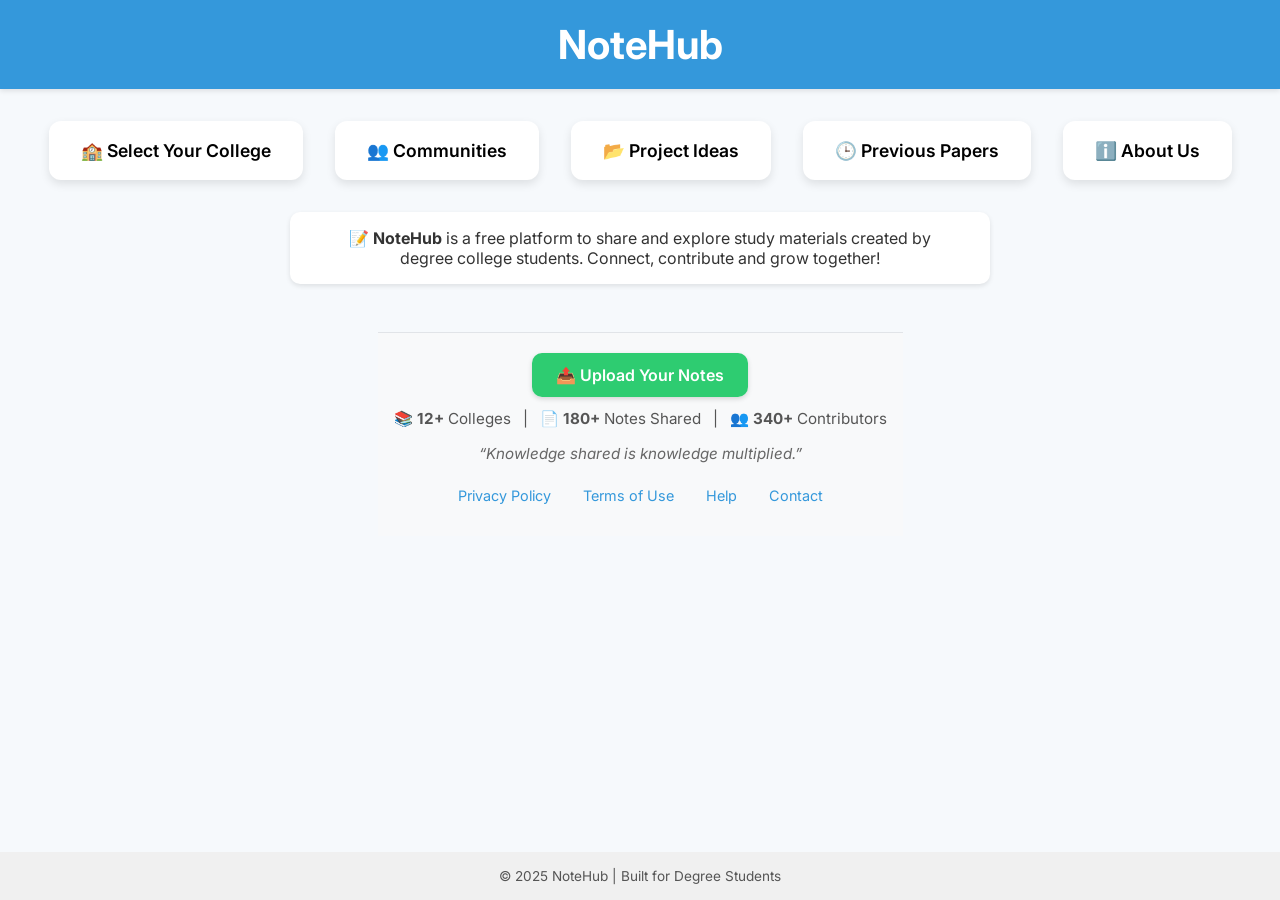
<file: index.html>
<!DOCTYPE html>
<html lang="en">

<head>
  <meta charset="UTF-8" />
  <meta name="viewport" content="width=device-width, initial-scale=1.0" />
  <title>NoteHub</title>
  <link href="https://fonts.googleapis.com/css2?family=Inter:wght@400;600;700&display=swap" rel="stylesheet">
  <style>
    * {
      margin: 0;
      padding: 0;
      box-sizing: border-box;
      font-family: 'Inter', sans-serif;
    }

    body {
      background-color: #f6f9fc;
      color: #333;
      display: flex;
      flex-direction: column;
      min-height: 100vh;
    }

    header {
      background-color: #3498db;
      color: white;
      padding: 20px 0;
      text-align: center;
      font-size: 2.5rem;
      font-weight: 700;
      box-shadow: 0 2px 5px rgba(0, 0, 0, 0.1);
    }

    main {
      flex: 1;
      display: flex;
      flex-direction: column;
      align-items: center;
      padding: 2rem;
    }

    .card-row {
      display: flex;
      flex-wrap: wrap;
      justify-content: center;
      gap: 2rem;
      margin-bottom: 2rem;
    }

    a.card {
      background-color: white;
      padding: 1.2rem 2rem;
      border-radius: 12px;
      box-shadow: 0 4px 10px rgba(0, 0, 0, 0.1);
      font-size: 1.1rem;
      font-weight: 600;
      cursor: pointer;
      display: flex;
      align-items: center;
      gap: 10px;
      transition: transform 0.2s ease;
      text-decoration: none;
      color: #000;
    }

    .card:hover {
      transform: translateY(-5px);
      box-shadow: 0 6px 15px rgba(0, 0, 0, 0.15);
    }

    .description {
      background-color: white;
      padding: 1rem 2rem;
      border-radius: 10px;
      text-align: center;
      max-width: 700px;
      font-size: 1rem;
      box-shadow: 0 2px 5px rgba(0, 0, 0, 0.1);
    }

    .description strong {
      font-weight: 700;
    }

    .bottom-section {
      margin-top: 3rem;
      text-align: center;
      padding: 2rem 1rem;
      background-color: #f8f9fa;
      border-top: 1px solid #e1e4e8;
    }

    .upload-btn {
      background-color: #2ecc71;
      color: white;
      font-weight: 600;
      padding: 12px 24px;
      border: none;
      border-radius: 10px;
      font-size: 1rem;
      box-shadow: 0 2px 5px rgba(0, 0, 0, 0.15);
      cursor: pointer;
      transition: all 0.3s;
      text-decoration: none;
    }

    .upload-btn:hover {
      background-color: #27ae60;
    }

    .stats {
      margin-top: 1.5rem;
      color: #555;
      font-size: 0.95rem;
    }

    .quote {
      margin-top: 1rem;
      font-style: italic;
      color: #666;
      font-size: 0.95rem;
    }

    .footer-links {
      margin-top: 1.5rem;
      display: flex;
      justify-content: center;
      gap: 2rem;
      flex-wrap: wrap;
      font-size: 0.9rem;
    }

    .footer-links a {
      color: #3498db;
      text-decoration: none;
    }

    footer {
      background-color: #f0f0f0;
      padding: 1rem;
      text-align: center;
      font-size: 0.85rem;
      color: #555;
    }

    @media (max-width: 600px) {
      header {
        font-size: 2rem;
      }

      .card {
        font-size: 1rem;
      }
    }
  </style>
</head>

<body>
  <header>
    NoteHub
  </header>

  <main>
    <!-- <div class="card-row">
      <a href="select-college.html" class="card">🏫 Select Your College</a>
      <a href="communities.html" class="card">👥 Communities</a>
      <a href="about.html" class="card">ℹ️ About Us</a>
    </div> -->

    <div class="card-row">
      <a href="select-college.html" class="card">🏫 Select Your College</a>
      <a href="communities.html" class="card">👥 Communities</a>
      <a href="pi.html" class="card">📂 Project Ideas</a>
      <a href="pp.html" class="card">🕒 Previous Papers</a>
      <a href="about.html" class="card">ℹ️ About Us</a>
    </div>


    <div class="description">
      📝 <strong>NoteHub</strong> is a free platform to share and explore study materials created by degree college
      students. Connect, contribute and grow together!
    </div>

    <div class="bottom-section">
      <a href="upload.html" class="upload-btn">📤 Upload Your Notes</a>

      <div class="stats">
        📚 <strong>12+</strong> Colleges &nbsp; | &nbsp; 📄 <strong>180+</strong> Notes Shared &nbsp; | &nbsp; 👥
        <strong>340+</strong> Contributors
      </div>

      <p class="quote">
        “Knowledge shared is knowledge multiplied.”
      </p>

      <div class="footer-links">
        <a href="#">Privacy Policy</a>
        <a href="#">Terms of Use</a>
        <a href="#">Help</a>
        <a href="#">Contact</a>
      </div>
    </div>
  </main>

  <footer>
    © 2025 NoteHub | Built for Degree Students
  </footer>
  <script>
    fetch('http://localhost:5000/api/notes')
      .then(response => response.json())
      .then(data => {
        console.log("📘 Notes fetched from backend:", data);

        // Optional: You can render the notes here on the page
        // Example: create and append divs, list items, etc.
      })
      .catch(error => {
        console.error("❌ Error fetching notes:", error);
      });
  </script>

</body>

</html>
</file>
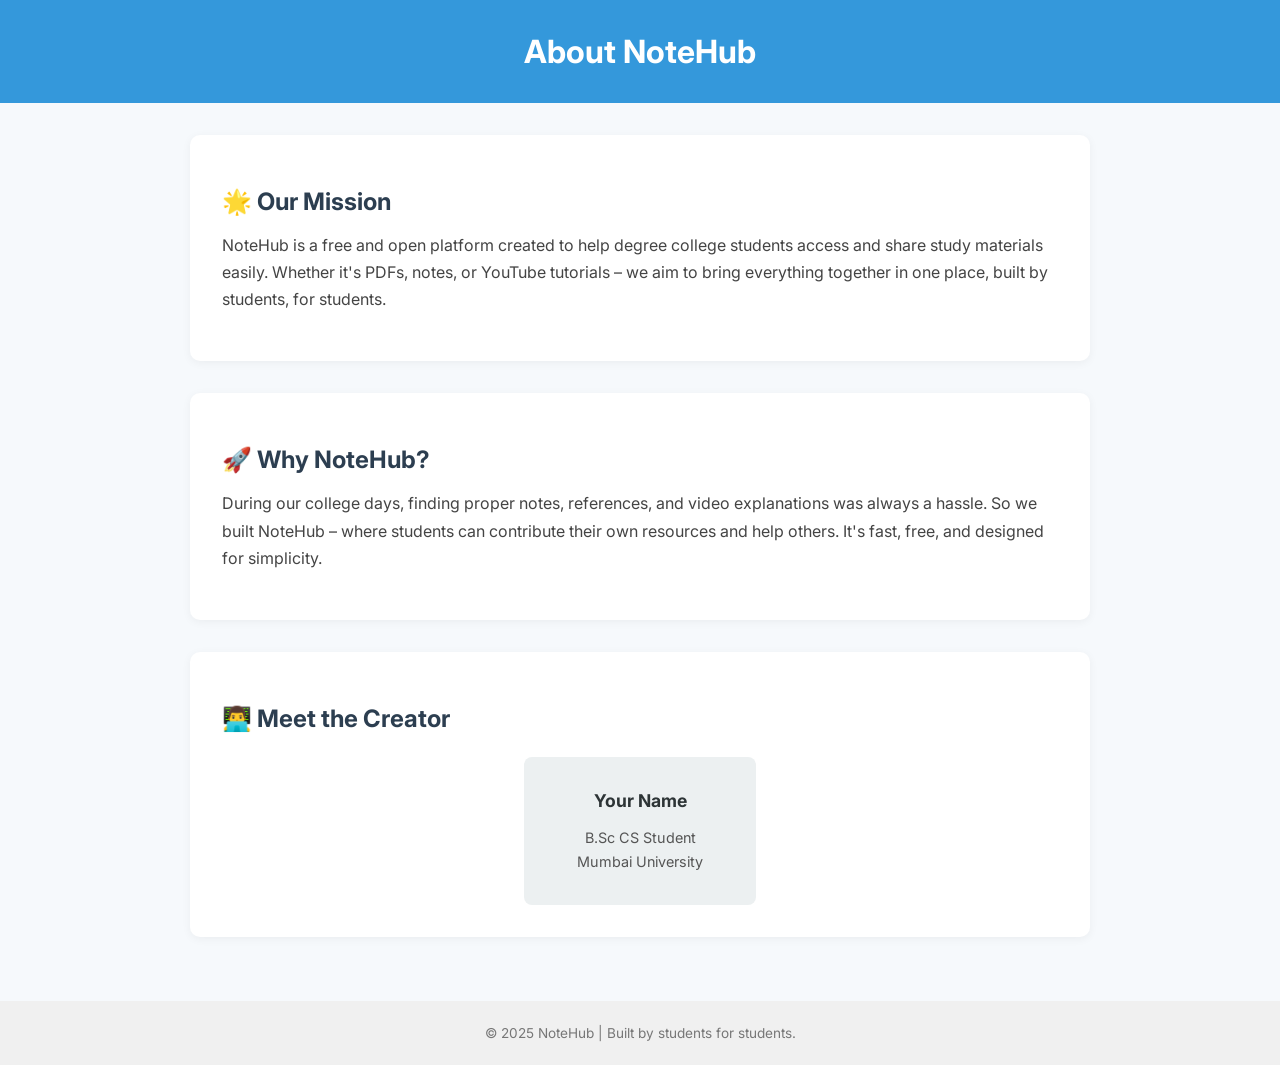
<file: about.html>
<!DOCTYPE html>
<html lang="en">
<head>
  <meta charset="UTF-8" />
  <meta name="viewport" content="width=device-width, initial-scale=1.0"/>
  <title>About Us | NoteHub</title>
  <link href="https://fonts.googleapis.com/css2?family=Inter:wght@400;600;700&display=swap" rel="stylesheet">
  <style>
    body {
      margin: 0;
      font-family: 'Inter', sans-serif;
      background-color: #f6f9fc;
      color: #333;
    }

    header {
      background-color: #3498db;
      color: white;
      text-align: center;
      padding: 2rem 1rem;
      font-size: 2rem;
      font-weight: 700;
    }

    .container {
      max-width: 900px;
      margin: auto;
      padding: 2rem 1rem;
    }

    .section {
      background: white;
      padding: 2rem;
      border-radius: 10px;
      box-shadow: 0 2px 10px rgba(0,0,0,0.05);
      margin-bottom: 2rem;
    }

    .section h2 {
      font-size: 1.5rem;
      margin-bottom: 1rem;
      color: #2c3e50;
    }

    .section p {
      font-size: 1rem;
      line-height: 1.7;
      color: #444;
    }

    .team {
      display: flex;
      flex-wrap: wrap;
      gap: 1.5rem;
      justify-content: center;
      margin-top: 1.5rem;
    }

    .team-member {
      background-color: #ecf0f1;
      padding: 1rem;
      border-radius: 8px;
      text-align: center;
      width: 200px;
    }

    .team-member h3 {
      font-size: 1.1rem;
      margin-bottom: 0.5rem;
      color: #2d3436;
    }

    .team-member p {
      font-size: 0.9rem;
      color: #555;
    }

    footer {
      text-align: center;
      font-size: 0.85rem;
      color: #777;
      padding: 1.5rem;
      background-color: #f0f0f0;
    }

    @media (max-width: 600px) {
      header {
        font-size: 1.7rem;
      }

      .team-member {
        width: 100%;
      }
    }
  </style>
</head>
<body>

  <header>
    About NoteHub
  </header>

  <div class="container">
    <div class="section">
      <h2>🌟 Our Mission</h2>
      <p>
        NoteHub is a free and open platform created to help degree college students access and share study materials easily.
        Whether it's PDFs, notes, or YouTube tutorials – we aim to bring everything together in one place, built by students, for students.
      </p>
    </div>

    <div class="section">
      <h2>🚀 Why NoteHub?</h2>
      <p>
        During our college days, finding proper notes, references, and video explanations was always a hassle.
        So we built NoteHub – where students can contribute their own resources and help others.
        It's fast, free, and designed for simplicity.
      </p>
    </div>

    <div class="section">
      <h2>👨‍💻 Meet the Creator</h2>
      <div class="team">
        <div class="team-member">
          <h3>Your Name</h3>
          <p>B.Sc CS Student<br/> Mumbai University</p>
        </div>
        <!-- Optional: Add more team members here -->
      </div>
    </div>
  </div>

  <footer>
    © 2025 NoteHub | Built by students for students.
  </footer>

</body>
</html>
</file>
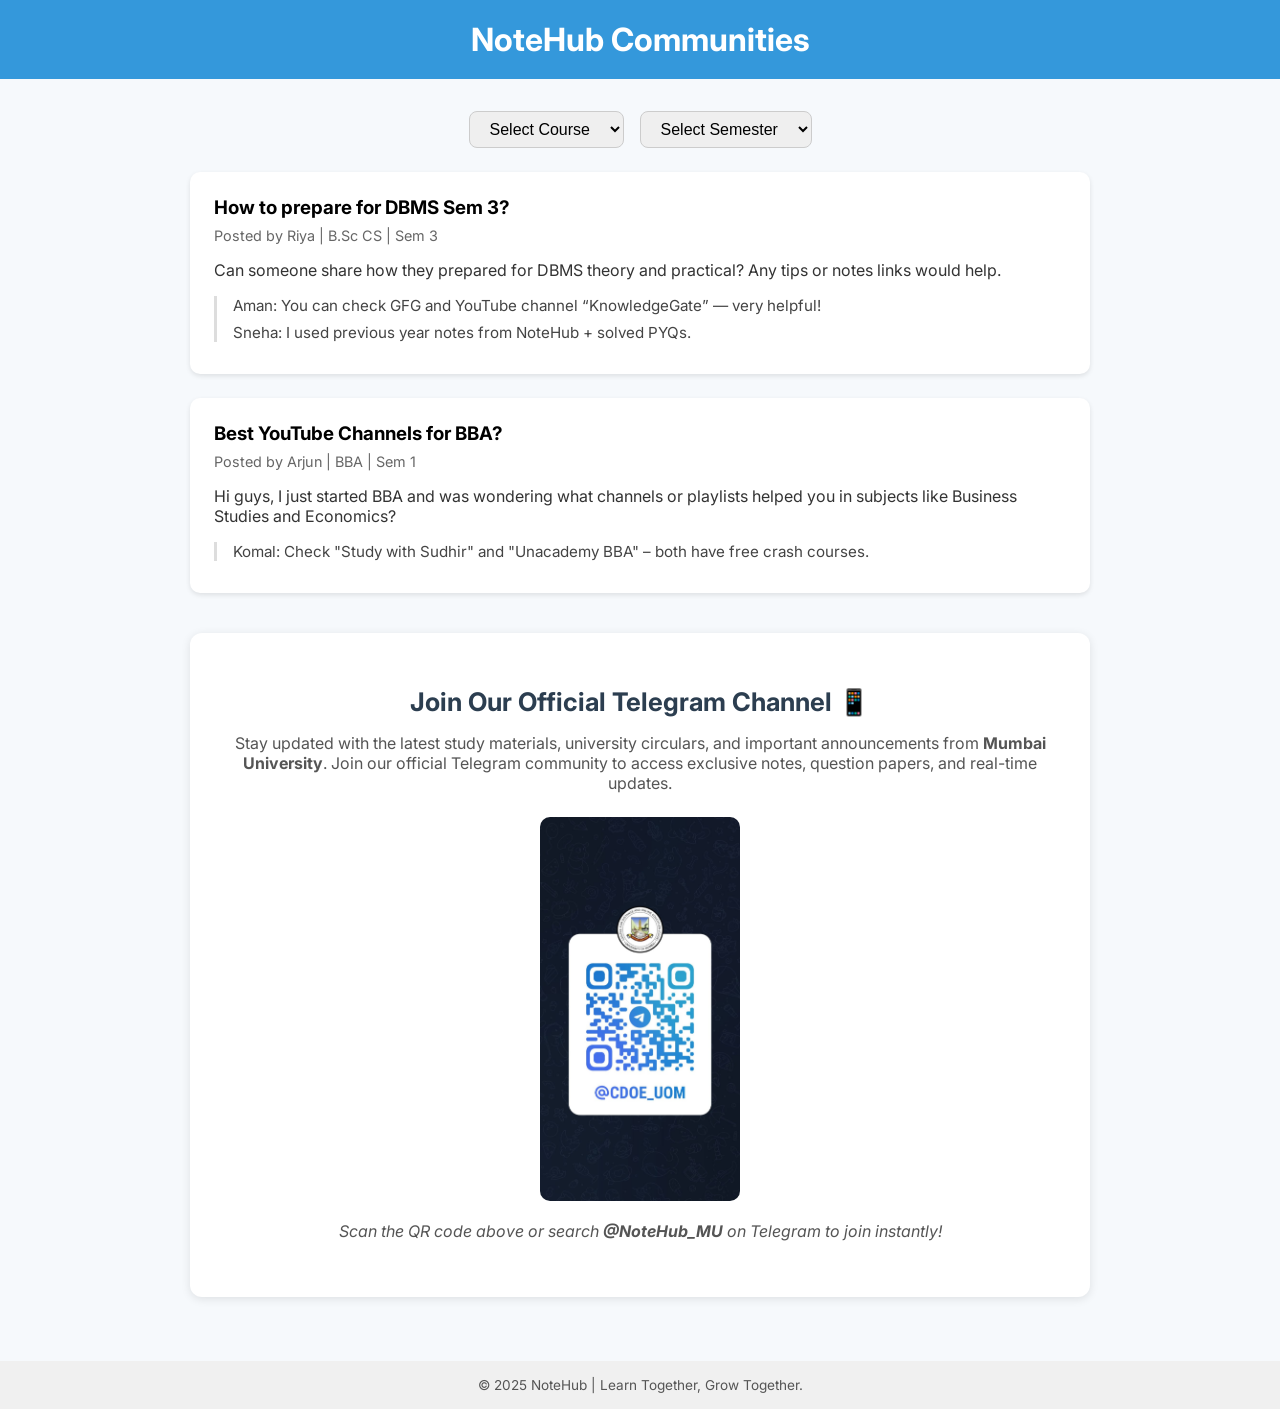
<file: communities.html>
<!DOCTYPE html>
<html lang="en">
<head>
  <meta charset="UTF-8" />
  <meta name="viewport" content="width=device-width, initial-scale=1.0"/>
  <title>NoteHub | Communities</title>
  <link href="https://fonts.googleapis.com/css2?family=Inter:wght@400;600;700&display=swap" rel="stylesheet">
  <style>
    body {
      font-family: 'Inter', sans-serif;
      margin: 0;
      padding: 0;
      background-color: #f6f9fc;
    }

    header {
      background-color: #3498db;
      color: white;
      padding: 20px;
      text-align: center;
      font-size: 2rem;
      font-weight: 700;
    }

    .container {
      padding: 2rem;
      max-width: 900px;
      margin: auto;
    }

    .filters {
      margin-bottom: 1.5rem;
      display: flex;
      gap: 1rem;
      flex-wrap: wrap;
      justify-content: center;
    }

    .filters select {
      padding: 0.5rem 1rem;
      font-size: 1rem;
      border: 1px solid #ccc;
      border-radius: 8px;
    }

    .thread {
      background-color: white;
      border-radius: 10px;
      box-shadow: 0 2px 5px rgba(0,0,0,0.1);
      padding: 1.5rem;
      margin-bottom: 1.5rem;
    }

    .thread h3 {
      margin: 0 0 0.5rem 0;
    }

    .thread .meta {
      font-size: 0.9rem;
      color: #666;
      margin-bottom: 1rem;
    }

    .thread p {
      margin-bottom: 1rem;
      color: #333;
    }

    .comments {
      padding-left: 1rem;
      border-left: 3px solid #ddd;
    }

    .comment {
      font-size: 0.95rem;
      color: #444;
      margin-bottom: 0.5rem;
    }

    /* --- Telegram Section --- */
    .telegram-section {
      background: white;
      border-radius: 12px;
      box-shadow: 0 2px 10px rgba(0,0,0,0.1);
      padding: 2rem;
      text-align: center;
      margin-top: 2.5rem;
    }

    .telegram-section h2 {
      color: #2c3e50;
      margin-bottom: 0.8rem;
      font-size: 1.6rem;
    }

    .telegram-section p {
      color: #555;
      font-size: 1rem;
      margin-bottom: 1.5rem;
    }

    .telegram-section img {
      width: 200px;
      border-radius: 10px;
      transition: transform 0.3s;
    }

    .telegram-section img:hover {
      transform: scale(1.05);
    }

    footer {
      background-color: #f0f0f0;
      text-align: center;
      padding: 1rem;
      font-size: 0.85rem;
      color: #555;
      margin-top: 2rem;
    }
  </style>
</head>
<body>

  <header>
    NoteHub Communities
  </header>

  <div class="container">

    <div class="filters">
      <select>
        <option disabled selected>Select Course</option>
        <option>B.Sc CS</option>
        <option>B.Sc IT</option>
        <option>BBA</option>
        <option>BAF</option>
      </select>
      <select>
        <option disabled selected>Select Semester</option>
        <option>Sem 1</option>
        <option>Sem 2</option>
        <option>Sem 3</option>
        <option>Sem 4</option>
        <option>Sem 5</option>
        <option>Sem 6</option>
      </select>
    </div>

    <div class="thread">
      <h3>How to prepare for DBMS Sem 3?</h3>
      <div class="meta">Posted by Riya | B.Sc CS | Sem 3</div>
      <p>Can someone share how they prepared for DBMS theory and practical? Any tips or notes links would help.</p>
      <div class="comments">
        <div class="comment">Aman: You can check GFG and YouTube channel “KnowledgeGate” — very helpful!</div>
        <div class="comment">Sneha: I used previous year notes from NoteHub + solved PYQs.</div>
      </div>
    </div>

    <div class="thread">
      <h3>Best YouTube Channels for BBA?</h3>
      <div class="meta">Posted by Arjun | BBA | Sem 1</div>
      <p>Hi guys, I just started BBA and was wondering what channels or playlists helped you in subjects like Business Studies and Economics?</p>
      <div class="comments">
        <div class="comment">Komal: Check "Study with Sudhir" and "Unacademy BBA" – both have free crash courses.</div>
      </div>
    </div>

    <!-- Telegram Section -->
    <div class="telegram-section">
      <h2>Join Our Official Telegram Channel 📱</h2>
      <p>
        Stay updated with the latest study materials, university circulars, and important announcements from
        <strong>Mumbai University</strong>.  
        Join our official Telegram community to access exclusive notes, question papers, and real-time updates.
      </p>
      <img src="Telegram.jpg" alt="Join our Telegram Channel QR Code">
      <p><em>Scan the QR code above or search <strong>@NoteHub_MU</strong> on Telegram to join instantly!</em></p>
    </div>

  </div>

  <footer>
    © 2025 NoteHub | Learn Together, Grow Together.
  </footer>
</body>
</html>
</file>
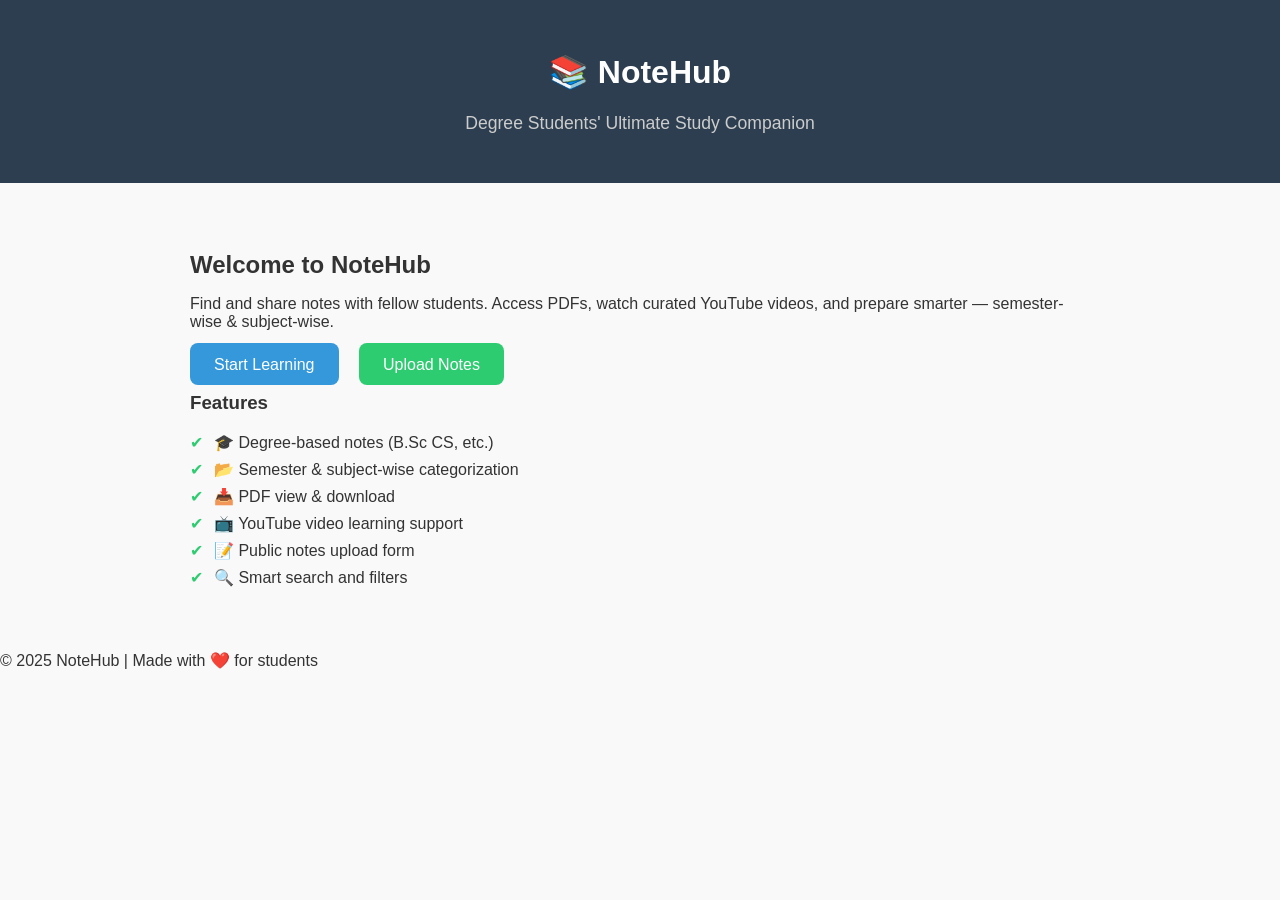
<file: Home.html>
<!DOCTYPE html>
<html lang="en">
<head>
  <meta charset="UTF-8" />
  <meta name="viewport" content="width=device-width, initial-scale=1.0"/>
  <title>NoteHub | Home</title>
  <link rel="stylesheet" href="css/style.css" />
</head>
<body>
  <header class="main-header">
    <h1>📚 NoteHub</h1>
    <p class="tagline">Degree Students' Ultimate Study Companion</p>
  </header>

  <main class="container">
    <section class="intro">
      <h2>Welcome to NoteHub</h2>
      <p>Find and share notes with fellow students. Access PDFs, watch curated YouTube videos, and prepare smarter — semester-wise & subject-wise.</p>
      <div class="btn-group">
        <a href="index.html" class="btn">Start Learning</a>
        <a href="upload.html" class="btn secondary">Upload Notes</a>
      </div>
    </section>

    <section class="features">
      <h3>Features</h3>
      <ul>
        <li>🎓 Degree-based notes (B.Sc CS, etc.)</li>
        <li>📂 Semester & subject-wise categorization</li>
        <li>📥 PDF view & download</li>
        <li>📺 YouTube video learning support</li>
        <li>📝 Public notes upload form</li>
        <li>🔍 Smart search and filters</li>
      </ul>
    </section>
  </main>

  <footer>
    <p>&copy; 2025 NoteHub | Made with ❤️ for students</p>
  </footer>
</body>
</html>
</file>
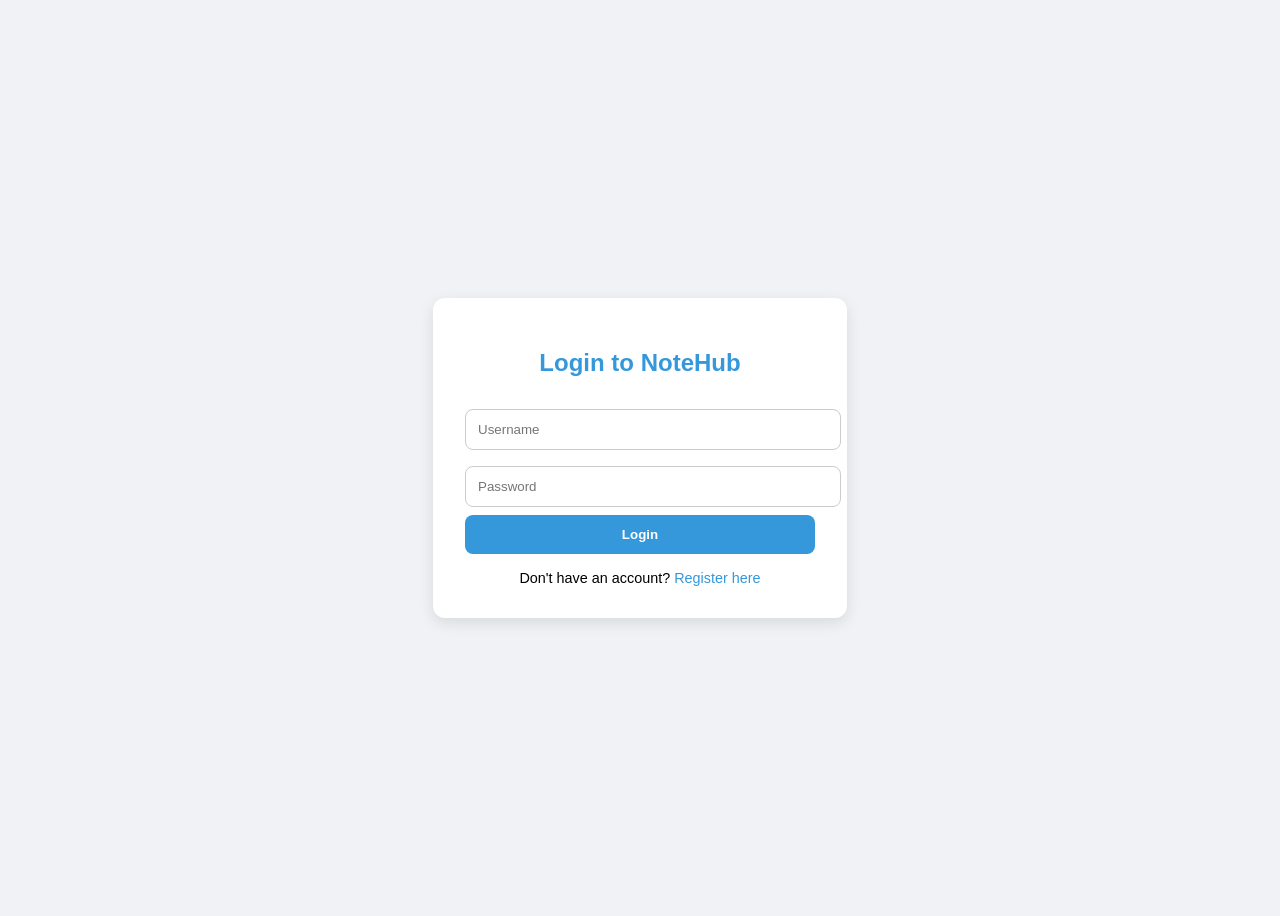
<file: login.html>
<!DOCTYPE html>
<html lang="en">
<head>
  <meta charset="UTF-8" />
  <title>Login - NoteHub</title>
  <style>
    body {
      font-family: 'Inter', sans-serif;
      background-color: #f0f2f5;
      display: flex;
      justify-content: center;
      align-items: center;
      height: 100vh;
    }

    .form-container {
      background: white;
      padding: 2rem;
      border-radius: 12px;
      box-shadow: 0 5px 15px rgba(0,0,0,0.1);
      width: 350px;
      text-align: center;
    }

    .form-container h2 {
      margin-bottom: 1.5rem;
      color: #3498db;
    }

    input {
      width: 100%;
      padding: 12px;
      margin: 0.5rem 0;
      border-radius: 8px;
      border: 1px solid #ccc;
    }

    button {
      background-color: #3498db;
      color: white;
      padding: 12px;
      border: none;
      border-radius: 8px;
      width: 100%;
      font-weight: bold;
      cursor: pointer;
    }

    button:hover {
      background-color: #2980b9;
    }

    .switch {
      margin-top: 1rem;
      font-size: 0.9rem;
    }

    .switch a {
      color: #3498db;
      text-decoration: none;
    }
  </style>
</head>
<body>
  <div class="form-container">
    <h2>Login to NoteHub</h2>
    <form id="loginForm">
      <input type="text" id="username" placeholder="Username" required />
      <input type="password" id="password" placeholder="Password" required />
      <button type="submit">Login</button>
    </form>
    <div class="switch">
      Don't have an account? <a href="register.html">Register here</a>
    </div>
  </div>

  <script>
    document.getElementById('loginForm').addEventListener('submit', async function(e) {
      e.preventDefault();
      const username = document.getElementById('username').value;
      const password = document.getElementById('password').value;

      const response = await fetch('http://localhost:5000/api/login', {
        method: 'POST',
        headers: {'Content-Type': 'application/json'},
        body: JSON.stringify({username, password})
      });

      const result = await response.json();
      alert(result.message);
      if (response.ok) {
        // Redirect or store session if needed
        window.location.href = 'index.html';
      }
    });
  </script>
</body>
</html>
</file>
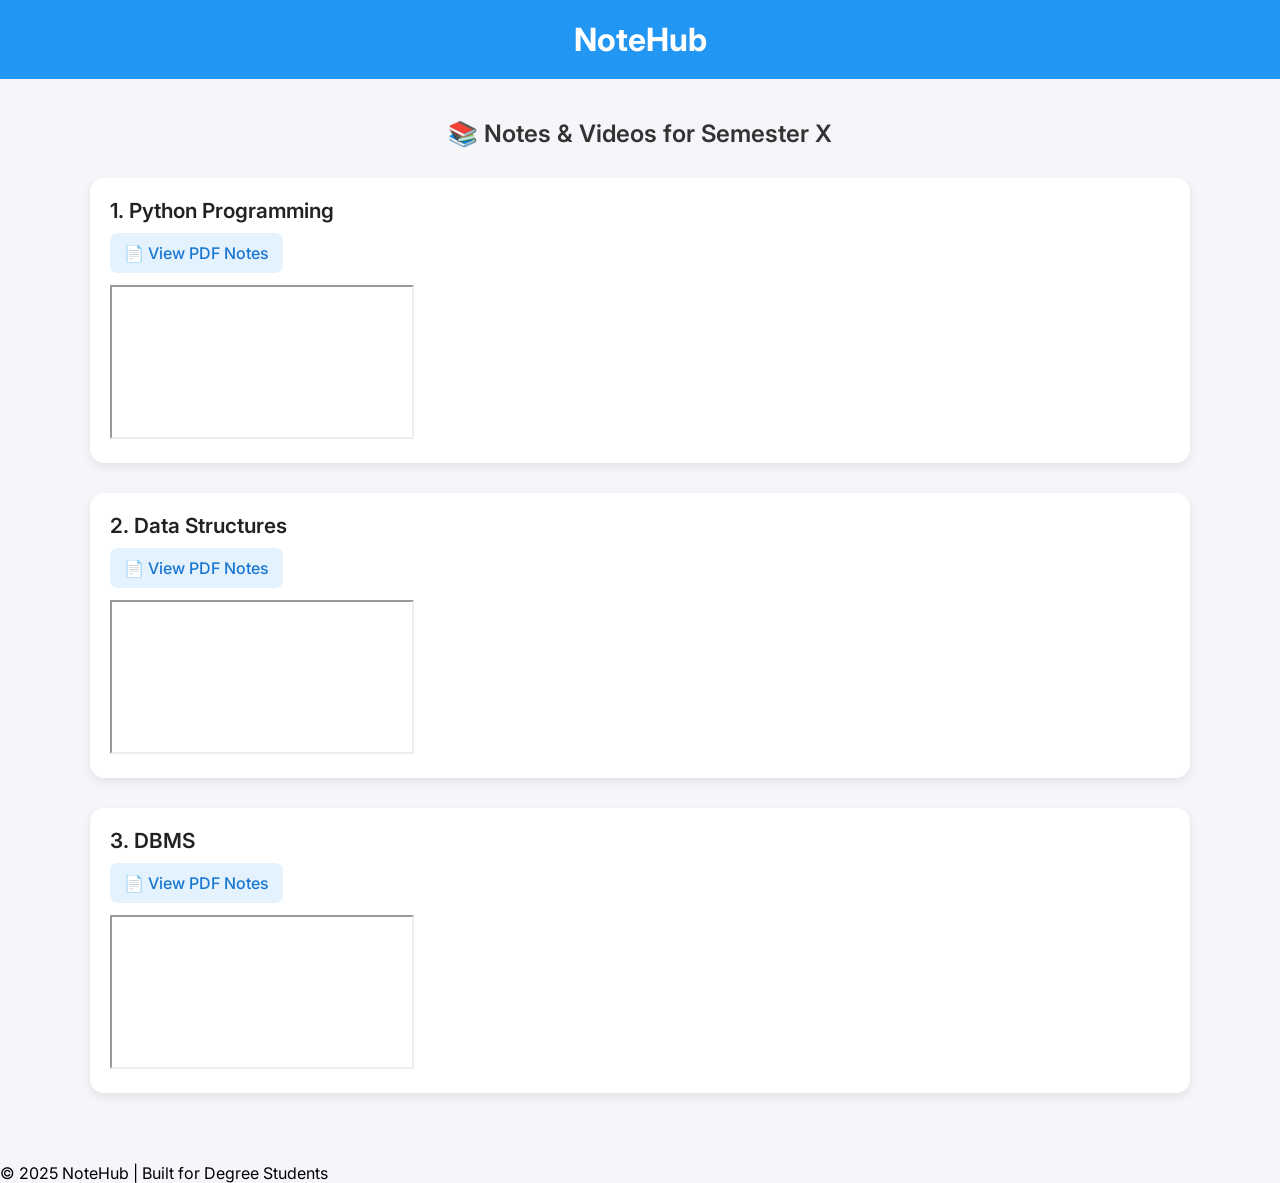
<file: notes.html>
<!DOCTYPE html>
<html lang="en">
<head>
  <meta charset="UTF-8" />
  <meta name="viewport" content="width=device-width, initial-scale=1.0"/>
  <title>Notes & Videos | NoteHub</title>
  <link href="https://fonts.googleapis.com/css2?family=Inter:wght@500;600&display=swap" rel="stylesheet">
  <style>
    body {
      font-family: 'Inter', sans-serif;
      background-color: #f4f6f9;
      margin: 0;
      padding: 0;
    }

    header {
      background-color: #2196f3;
      color: white;
      padding: 20px;
      text-align: center;
      font-size: 2rem;
      font-weight: bold;
    }

    .container {
      max-width: 1100px;
      margin: auto;
      padding: 40px 20px;
    }

    .title {
      font-size: 1.5rem;
      margin-bottom: 30px;
      font-weight: 600;
      text-align: center;
      color: #333;
    }

    .subject-card {
      background: white;
      border-radius: 14px;
      box-shadow: 0 4px 10px rgba(0, 0, 0, 0.08);
      padding: 20px;
      margin-bottom: 30px;
    }

    .subject-title {
      font-size: 1.3rem;
      font-weight: 600;
      margin-bottom: 10px;
      color: #222;
    }

    .notes-link {
      display: inline-block;
      margin-bottom: 12px;
      background-color: #e3f2fd;
      padding: 10px 14px;
      border-radius: 8px;
      color: #1976d2;
      text-decoration: none;
      font-weight: 500;
      transition: 0.3s;
    }

    .notes-link:hover {
      background-color: #bbdefb;

    iframe {
      width: 100%;
      height: 315px;
      border: none;
      border-radius: 10px;
    }

    footer {
      text-align: center;
      padding: 20px;
      background: #eee;
      color: #555;
      font-size: 0.9rem;
      margin-top: 40px;
    }
  </style>
</head>
<body>

  <header>NoteHub</header>

  <div class="container">
    <div class="title">📚 Notes & Videos for Semester X</div>

    <!-- Subject 1 -->
    <div class="subject-card">
      <div class="subject-title">1. Python Programming</div>
      <a href="https://example.com/notes/python_notes.pdf" class="notes-link" target="_blank">📄 View PDF Notes</a><br/>
      <iframe src="https://www.youtube.com/embed/rfscVS0vtbw" allowfullscreen></iframe>
    </div>

    <!-- Subject 2 -->
    <div class="subject-card">
      <div class="subject-title">2. Data Structures</div>
      <a href="https://example.com/notes/dsa.pdf" class="notes-link" target="_blank">📄 View PDF Notes</a><br/>
      <iframe src="https://www.youtube.com/embed/sVxBVvlnJsM" allowfullscreen></iframe>
    </div>

    <!-- Subject 3 -->
    <div class="subject-card">
      <div class="subject-title">3. DBMS</div>
      <a href="https://example.com/notes/dbms.pdf" class="notes-link" target="_blank">📄 View PDF Notes</a><br/>
      <iframe src="https://www.youtube.com/embed/TYo_CUnIWP8" allowfullscreen></iframe>
    </div>

    <!-- Add more subjects here as needed -->

  </div>

  <footer>© 2025 NoteHub | Built for Degree Students</footer>

</body>
</html>
</file>
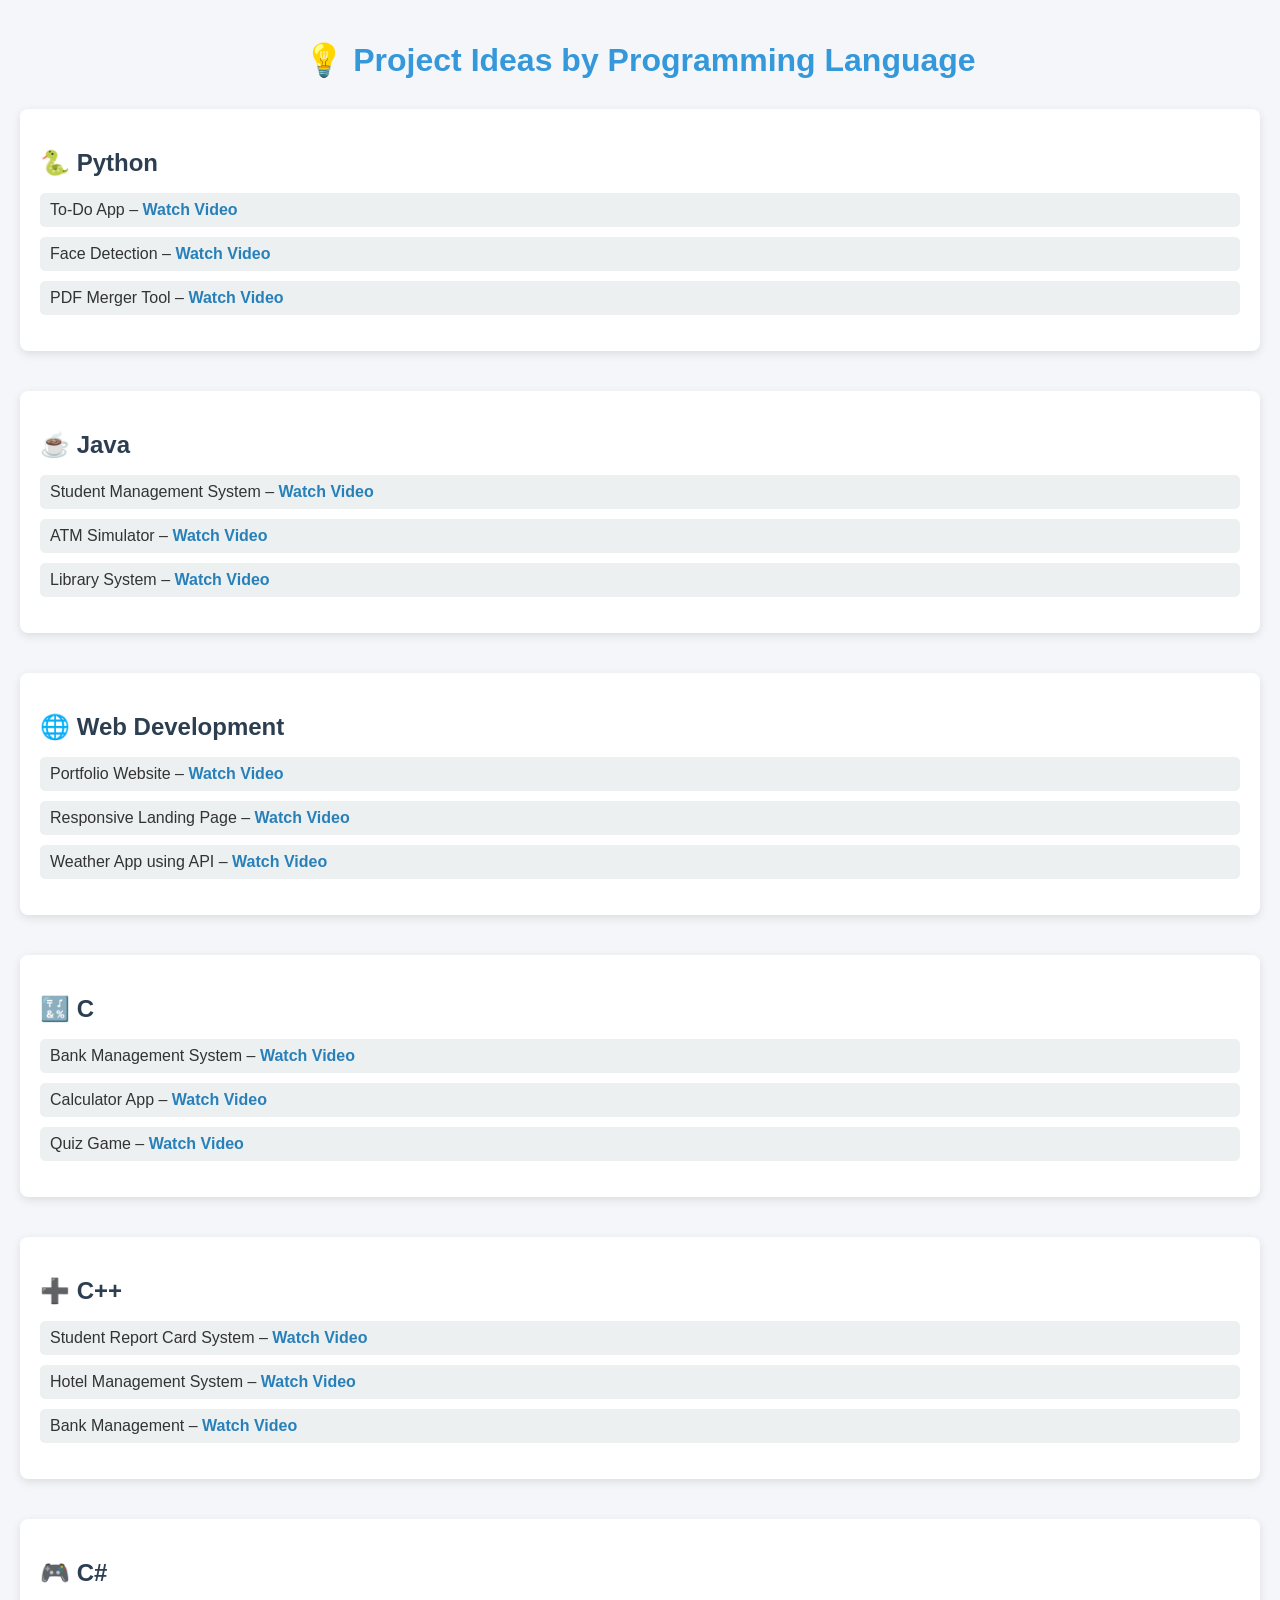
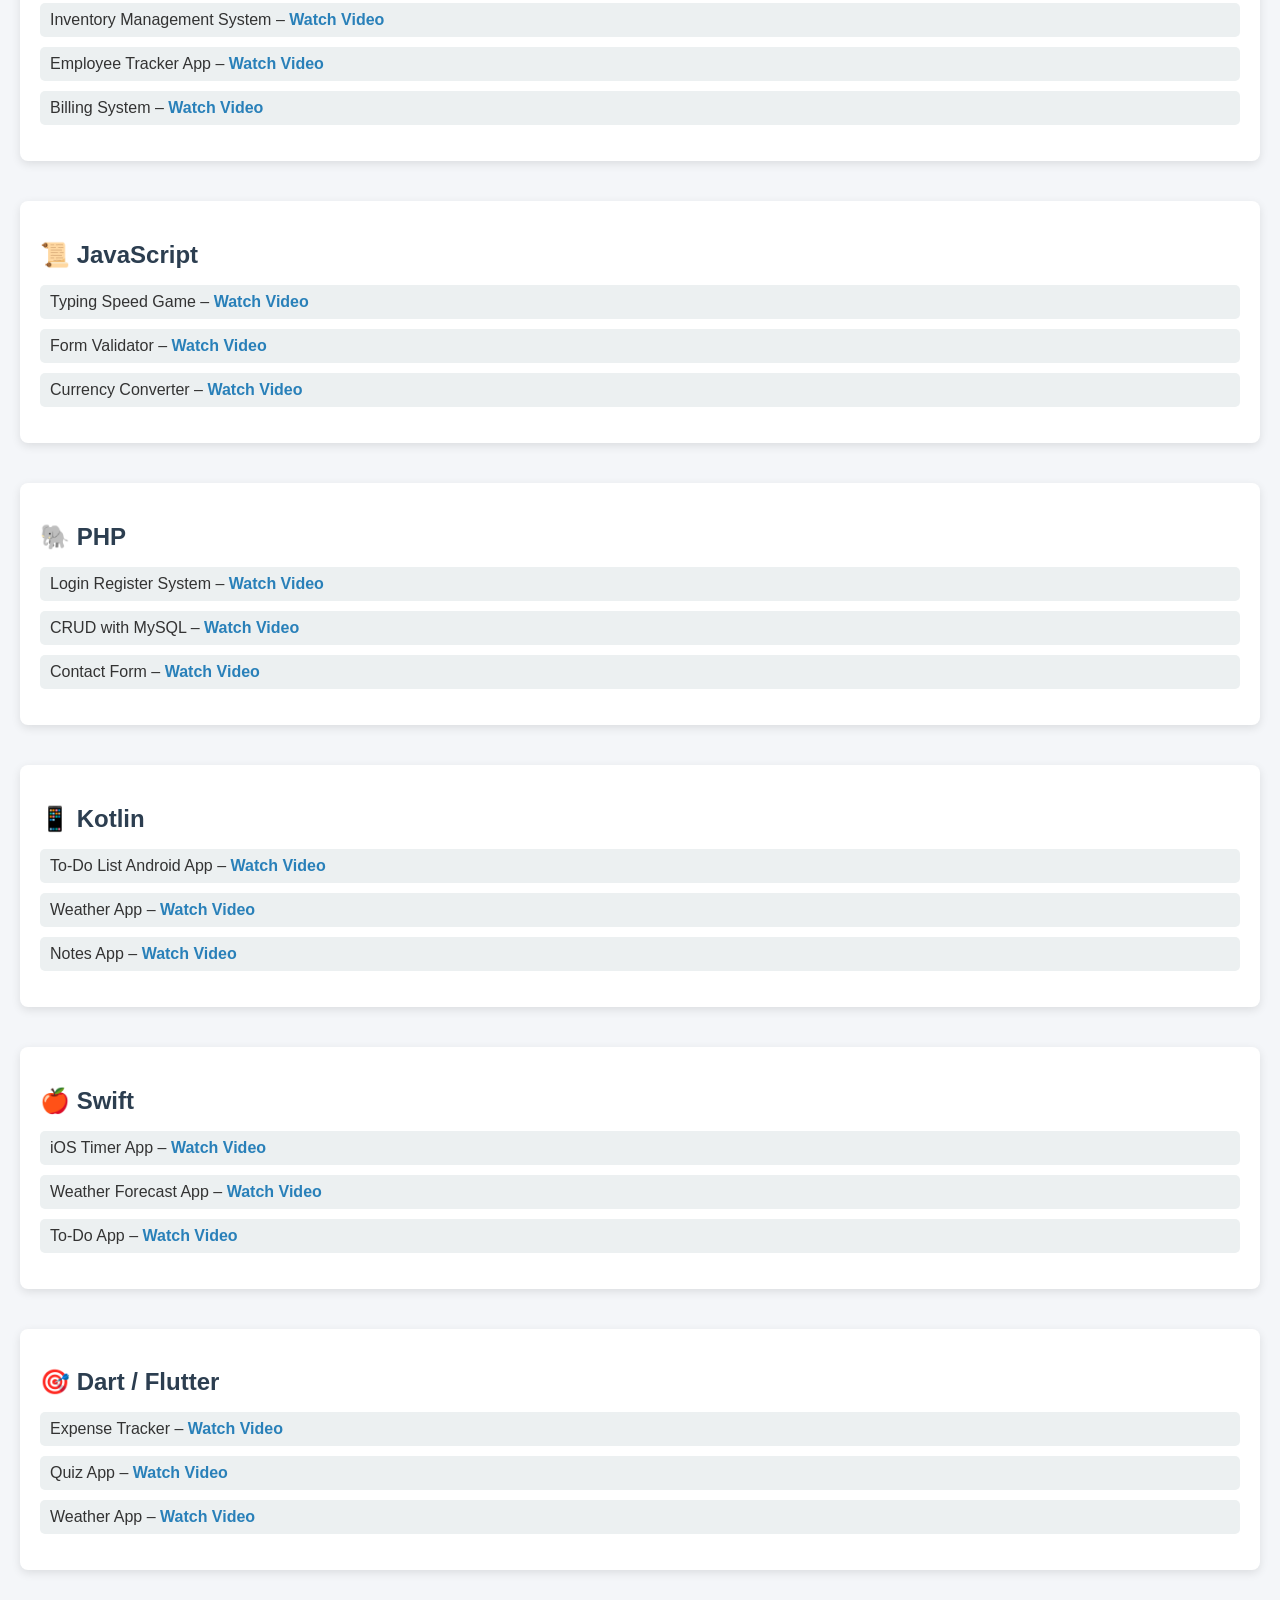
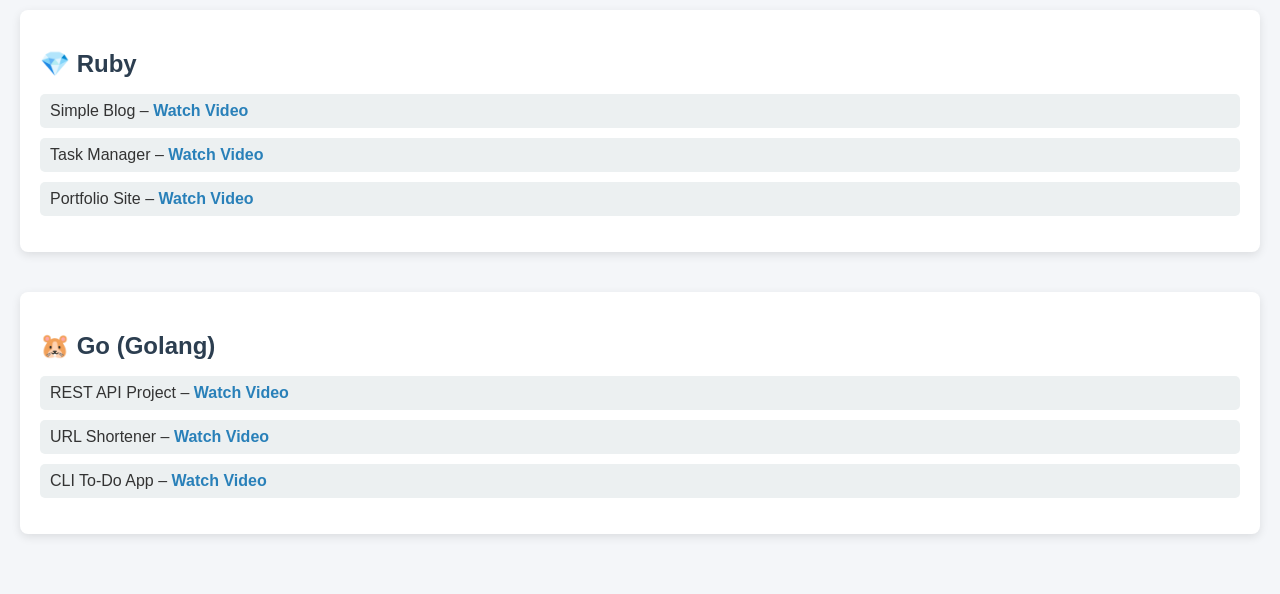
<file: pi.html>
<!DOCTYPE html>
<html lang="en">
<head>
  <meta charset="UTF-8" />
  <meta name="viewport" content="width=device-width, initial-scale=1.0"/>
  <title>Project Ideas - NoteHub</title>
  <style>
    body {
      font-family: Arial, sans-serif;
      background: #f4f6f9;
      margin: 0;
      padding: 20px;
      color: #333;
    }
    h1 {
      text-align: center;
      margin-bottom: 30px;
      color: #3498db;
    }
    .language-section {
      margin-bottom: 40px;
      background: #fff;
      border-radius: 8px;
      padding: 20px;
      box-shadow: 0 3px 10px rgba(0,0,0,0.1);
    }
    h2 {
      margin-bottom: 15px;
      color: #2c3e50;
    }
    ul {
      list-style: none;
      padding-left: 0;
    }
    li {
      margin-bottom: 10px;
      padding: 8px 10px;
      background: #ecf0f1;
      border-radius: 5px;
    }
    a {
      text-decoration: none;
      color: #2980b9;
      font-weight: bold;
    }
    a:hover {
      color: #1abc9c;
    }
  </style>
</head>
<body>

  <h1>💡 Project Ideas by Programming Language</h1>

  <div class="language-section">
    <h2>🐍 Python</h2>
    <ul>
      <li>To-Do App – <a href="https://www.youtube.com/watch?v=8ext9G7xspg" target="_blank">Watch Video</a></li>
      <li>Face Detection – <a href="https://www.youtube.com/watch?v=Z0ssNAbe81M" target="_blank">Watch Video</a></li>
      <li>PDF Merger Tool – <a href="https://www.youtube.com/watch?v=Z0D8H_wX3nU" target="_blank">Watch Video</a></li>
    </ul>
  </div>

  <div class="language-section">
    <h2>☕ Java</h2>
    <ul>
      <li>Student Management System – <a href="https://www.youtube.com/watch?v=Hx2xOHJta2I" target="_blank">Watch Video</a></li>
      <li>ATM Simulator – <a href="https://www.youtube.com/watch?v=j7HqZ5KQkCk" target="_blank">Watch Video</a></li>
      <li>Library System – <a href="https://www.youtube.com/watch?v=Y1r8H8OlG5k" target="_blank">Watch Video</a></li>
    </ul>
  </div>

  <div class="language-section">
    <h2>🌐 Web Development</h2>
    <ul>
      <li>Portfolio Website – <a href="https://www.youtube.com/watch?v=gYzHS-n2gqU" target="_blank">Watch Video</a></li>
      <li>Responsive Landing Page – <a href="https://www.youtube.com/watch?v=YJ5VHZxXCo0" target="_blank">Watch Video</a></li>
      <li>Weather App using API – <a href="https://www.youtube.com/watch?v=MIYQR-Ybrn4" target="_blank">Watch Video</a></li>
    </ul>
  </div>

  <div class="language-section">
    <h2>🔣 C</h2>
    <ul>
      <li>Bank Management System – <a href="https://www.youtube.com/watch?v=FBSMRf4sXbY" target="_blank">Watch Video</a></li>
      <li>Calculator App – <a href="https://www.youtube.com/watch?v=E_-kKrDdEbA" target="_blank">Watch Video</a></li>
      <li>Quiz Game – <a href="https://www.youtube.com/watch?v=gq_mOiRxnOQ" target="_blank">Watch Video</a></li>
    </ul>
  </div>

  <div class="language-section">
    <h2>➕ C++</h2>
    <ul>
      <li>Student Report Card System – <a href="https://www.youtube.com/watch?v=1s2CyDAbRPo" target="_blank">Watch Video</a></li>
      <li>Hotel Management System – <a href="https://www.youtube.com/watch?v=NoGz5_EcQwQ" target="_blank">Watch Video</a></li>
      <li>Bank Management – <a href="https://www.youtube.com/watch?v=WW0uCwU0NO4" target="_blank">Watch Video</a></li>
    </ul>
  </div>

  <div class="language-section">
    <h2>🎮 C#</h2>
    <ul>
      <li>Inventory Management System – <a href="https://www.youtube.com/watch?v=lp2tU7N3yG4" target="_blank">Watch Video</a></li>
      <li>Employee Tracker App – <a href="https://www.youtube.com/watch?v=i8IEuJN0nJY" target="_blank">Watch Video</a></li>
      <li>Billing System – <a href="https://www.youtube.com/watch?v=GAnU07hjp1s" target="_blank">Watch Video</a></li>
    </ul>
  </div>

  <div class="language-section">
    <h2>📜 JavaScript</h2>
    <ul>
      <li>Typing Speed Game – <a href="https://www.youtube.com/watch?v=8bPPSQxT-PQ" target="_blank">Watch Video</a></li>
      <li>Form Validator – <a href="https://www.youtube.com/watch?v=rsd4FNGTRBw" target="_blank">Watch Video</a></li>
      <li>Currency Converter – <a href="https://www.youtube.com/watch?v=5Gjcz8kdb2o" target="_blank">Watch Video</a></li>
    </ul>
  </div>

  <div class="language-section">
    <h2>🐘 PHP</h2>
    <ul>
      <li>Login Register System – <a href="https://www.youtube.com/watch?v=2eebptXfEvw" target="_blank">Watch Video</a></li>
      <li>CRUD with MySQL – <a href="https://www.youtube.com/watch?v=7S_tz1z_5bA" target="_blank">Watch Video</a></li>
      <li>Contact Form – <a href="https://www.youtube.com/watch?v=SB1jwfKjk3A" target="_blank">Watch Video</a></li>
    </ul>
  </div>

  <div class="language-section">
    <h2>📱 Kotlin</h2>
    <ul>
      <li>To-Do List Android App – <a href="https://www.youtube.com/watch?v=mZ6Wn4QAFj8" target="_blank">Watch Video</a></li>
      <li>Weather App – <a href="https://www.youtube.com/watch?v=_tK2yO7oZMw" target="_blank">Watch Video</a></li>
      <li>Notes App – <a href="https://www.youtube.com/watch?v=aZioFtxRGwc" target="_blank">Watch Video</a></li>
    </ul>
  </div>

  <div class="language-section">
    <h2>🍎 Swift</h2>
    <ul>
      <li>iOS Timer App – <a href="https://www.youtube.com/watch?v=XqZsoesa55w" target="_blank">Watch Video</a></li>
      <li>Weather Forecast App – <a href="https://www.youtube.com/watch?v=Z5iWr6Srsj8" target="_blank">Watch Video</a></li>
      <li>To-Do App – <a href="https://www.youtube.com/watch?v=6cD6U3n2VhY" target="_blank">Watch Video</a></li>
    </ul>
  </div>

  <div class="language-section">
    <h2>🎯 Dart / Flutter</h2>
    <ul>
      <li>Expense Tracker – <a href="https://www.youtube.com/watch?v=lkF0TQJO0bA" target="_blank">Watch Video</a></li>
      <li>Quiz App – <a href="https://www.youtube.com/watch?v=ln4nMryOIEc" target="_blank">Watch Video</a></li>
      <li>Weather App – <a href="https://www.youtube.com/watch?v=Kbd5H1MuMbI" target="_blank">Watch Video</a></li>
    </ul>
  </div>

  <div class="language-section">
    <h2>💎 Ruby</h2>
    <ul>
      <li>Simple Blog – <a href="https://www.youtube.com/watch?v=1h9_cB9mPT8" target="_blank">Watch Video</a></li>
      <li>Task Manager – <a href="https://www.youtube.com/watch?v=Gzj723LkRJY" target="_blank">Watch Video</a></li>
      <li>Portfolio Site – <a href="https://www.youtube.com/watch?v=bJld-sb3O9s" target="_blank">Watch Video</a></li>
    </ul>
  </div>

  <div class="language-section">
    <h2>🐹 Go (Golang)</h2>
    <ul>
      <li>REST API Project – <a href="https://www.youtube.com/watch?v=SonwZ6MF5BE" target="_blank">Watch Video</a></li>
      <li>URL Shortener – <a href="https://www.youtube.com/watch?v=89P8bUZrI1A" target="_blank">Watch Video</a></li>
      <li>CLI To-Do App – <a href="https://www.youtube.com/watch?v=YyUWW04HwKY" target="_blank">Watch Video</a></li>
    </ul>
  </div>

</body>
</html>
</file>
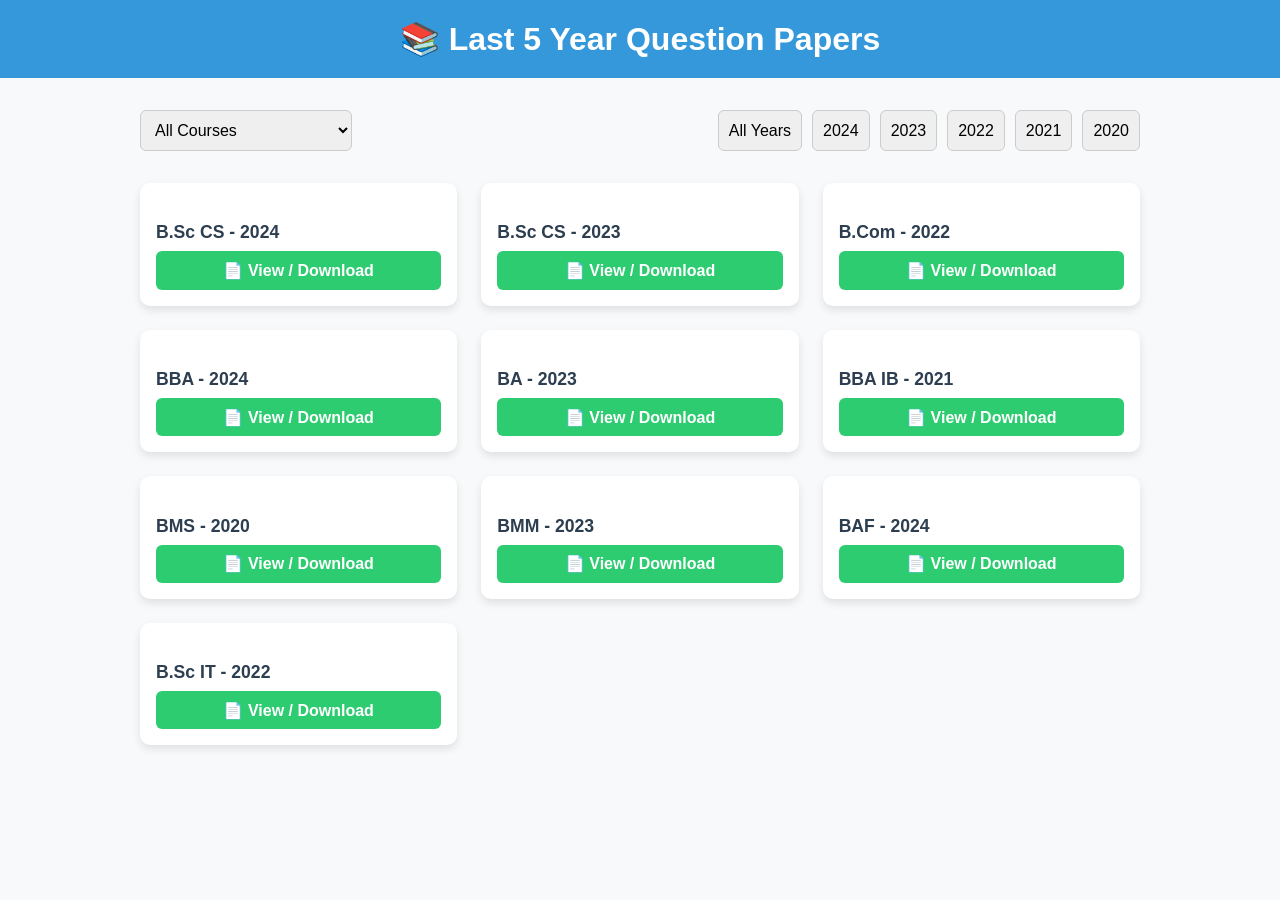
<file: pp.html>
<!DOCTYPE html>
<html lang="en">
<head>
  <meta charset="UTF-8" />
  <meta name="viewport" content="width=device-width, initial-scale=1.0"/>
  <title>Last Year Question Papers - NoteHub</title>
  <style>
    body {
      font-family: 'Segoe UI', sans-serif;
      background-color: #f8f9fa;
      margin: 0;
      padding: 0;
      color: #333;
    }

    header {
      background-color: #3498db;
      padding: 20px;
      text-align: center;
      color: white;
      font-size: 2rem;
      font-weight: bold;
    }

    .container {
      padding: 2rem;
      max-width: 1000px;
      margin: auto;
    }

    .filters {
      display: flex;
      flex-wrap: wrap;
      justify-content: space-between;
      gap: 1rem;
      margin-bottom: 2rem;
    }

    select, .year-buttons button {
      padding: 10px;
      font-size: 1rem;
      border-radius: 6px;
      border: 1px solid #ccc;
    }

    .year-buttons {
      display: flex;
      flex-wrap: wrap;
      gap: 10px;
    }

    .paper-grid {
      display: grid;
      grid-template-columns: repeat(auto-fit, minmax(250px, 1fr));
      gap: 1.5rem;
    }

    .paper-card {
      background: #fff;
      padding: 1rem;
      border-radius: 10px;
      box-shadow: 0 4px 8px rgba(0,0,0,0.1);
      display: flex;
      flex-direction: column;
      justify-content: space-between;
    }

    .paper-card h4 {
      margin-bottom: 0.5rem;
      font-size: 1.1rem;
      color: #2c3e50;
    }

    .paper-card a {
      text-decoration: none;
      color: white;
      background-color: #2ecc71;
      padding: 0.6rem 1rem;
      border-radius: 6px;
      text-align: center;
      font-weight: bold;
      margin-top: auto;
    }

    .paper-card a:hover {
      background-color: #27ae60;
    }
  </style>
</head>
<body>

<header>📚 Last 5 Year Question Papers</header>

<div class="container">
  <div class="filters">
    <select id="courseSelect">
      <option value="all">All Courses</option>
      <option value="B.Sc CS">B.Sc Computer Science</option>
      <option value="B.Sc IT">B.Sc IT</option>
      <option value="BBA">BBA</option>
      <option value="BMS">BMS</option>
      <option value="BA">BA</option>
      <option value="B.Com">B.Com</option>
      <option value="BAF">BAF</option>
      <option value="BMM">BMM</option>
      <option value="BBA IB">BBA IB</option>
      <option value="BBA FM">BBA FM</option>
    </select>

    <div class="year-buttons">
      <button onclick="filterYear('all')">All Years</button>
      <button onclick="filterYear(2024)">2024</button>
      <button onclick="filterYear(2023)">2023</button>
      <button onclick="filterYear(2022)">2022</button>
      <button onclick="filterYear(2021)">2021</button>
      <button onclick="filterYear(2020)">2020</button>
    </div>
  </div>

  <div class="paper-grid" id="paperGrid">
    <!-- Papers will be added here by JS -->
  </div>
</div>

<script>
  const papers = [
    { course: 'B.Sc CS', year: 2024, file: 'dummy-pdfs/B.Sc CS/2024.pdf' },
    { course: 'B.Sc CS', year: 2023, file: 'dummy-pdfs/B.Sc CS/2023.pdf' },
    { course: 'B.Com', year: 2022, file: 'dummy-pdfs/B.Com/2022.pdf' },
    { course: 'BBA', year: 2024, file: 'dummy-pdfs/BBA/2024.pdf' },
    { course: 'BA', year: 2023, file: 'dummy-pdfs/BA/2023.pdf' },
    { course: 'BBA IB', year: 2021, file: 'dummy-pdfs/BBA IB/2021.pdf' },
    { course: 'BMS', year: 2020, file: 'dummy-pdfs/BMS/2020.pdf' },
    { course: 'BMM', year: 2023, file: 'dummy-pdfs/BMM/2023.pdf' },
    { course: 'BAF', year: 2024, file: 'dummy-pdfs/BAF/2024.pdf' },
    { course: 'B.Sc IT', year: 2022, file: 'dummy-pdfs/B.Sc IT/2022.pdf' },
    // Add more as needed
  ];

  let selectedCourse = "all";
  let selectedYear = "all";

  const paperGrid = document.getElementById("paperGrid");

  function displayPapers() {
    paperGrid.innerHTML = '';
    const filtered = papers.filter(p => 
      (selectedCourse === 'all' || p.course === selectedCourse) &&
      (selectedYear === 'all' || p.year == selectedYear)
    );

    if (filtered.length === 0) {
      paperGrid.innerHTML = "<p>No papers found.</p>";
      return;
    }

    filtered.forEach(paper => {
      const card = document.createElement('div');
      card.className = 'paper-card';
      card.innerHTML = `
        <h4>${paper.course} - ${paper.year}</h4>
        <a href="${paper.file}" target="_blank">📄 View / Download</a>
      `;
      paperGrid.appendChild(card);
    });
  }

  function filterYear(year) {
    selectedYear = year;
    displayPapers();
  }

  document.getElementById("courseSelect").addEventListener("change", (e) => {
    selectedCourse = e.target.value;
    displayPapers();
  });

  // Initial display
  displayPapers();
</script>

</body>
</html>
</file>
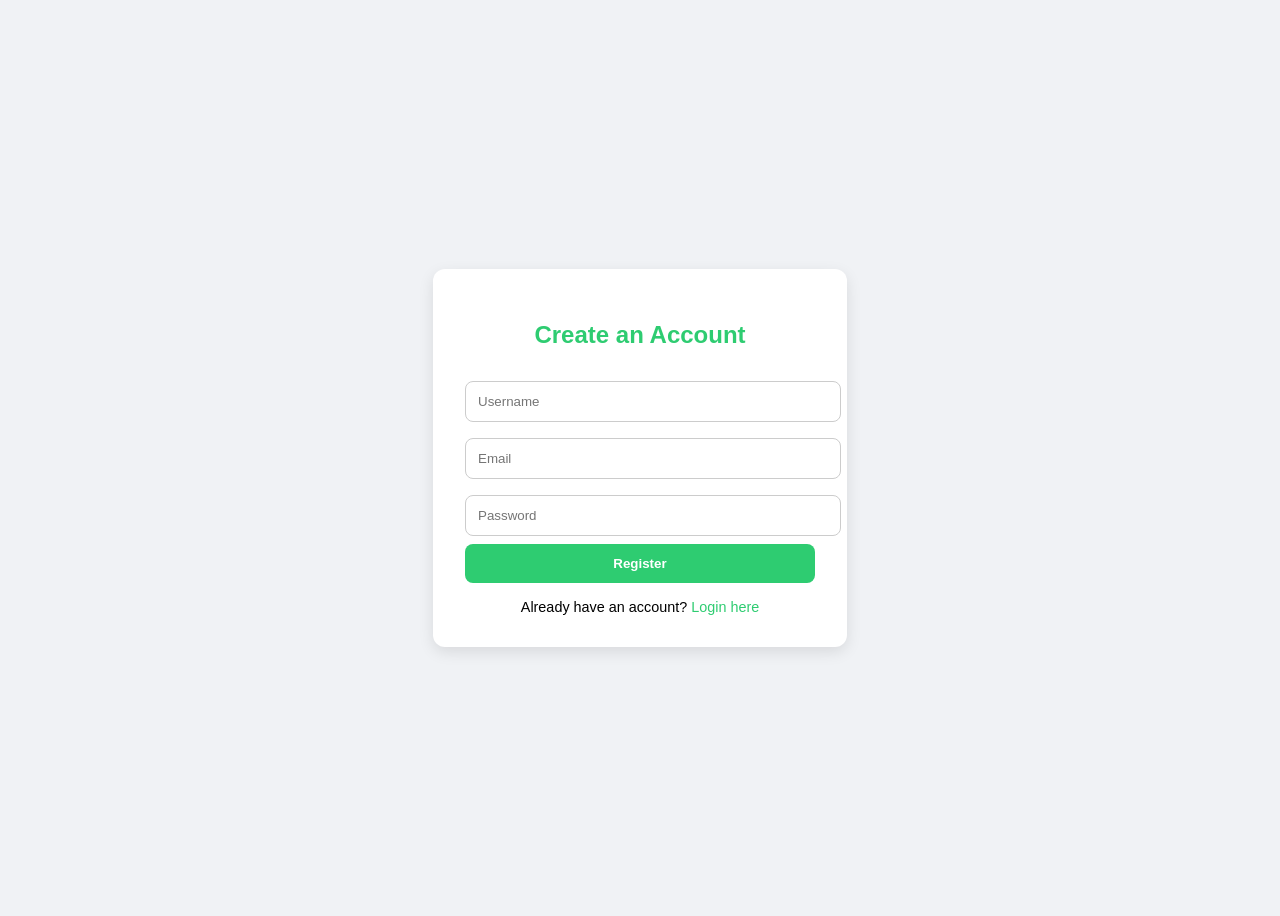
<file: ragister.html>
<!DOCTYPE html>
<html lang="en">
<head>
  <meta charset="UTF-8" />
  <title>Register - NoteHub</title>
  <style>
    body {
      font-family: 'Inter', sans-serif;
      background-color: #f0f2f5;
      display: flex;
      justify-content: center;
      align-items: center;
      height: 100vh;
    }

    .form-container {
      background: white;
      padding: 2rem;
      border-radius: 12px;
      box-shadow: 0 5px 15px rgba(0,0,0,0.1);
      width: 350px;
      text-align: center;
    }

    .form-container h2 {
      margin-bottom: 1.5rem;
      color: #2ecc71;
    }

    input {
      width: 100%;
      padding: 12px;
      margin: 0.5rem 0;
      border-radius: 8px;
      border: 1px solid #ccc;
    }

    button {
      background-color: #2ecc71;
      color: white;
      padding: 12px;
      border: none;
      border-radius: 8px;
      width: 100%;
      font-weight: bold;
      cursor: pointer;
    }

    button:hover {
      background-color: #27ae60;
    }

    .switch {
      margin-top: 1rem;
      font-size: 0.9rem;
    }

    .switch a {
      color: #2ecc71;
      text-decoration: none;
    }
  </style>
</head>
<body>
  <div class="form-container">
    <h2>Create an Account</h2>
    <form id="registerForm">
      <input type="text" id="username" placeholder="Username" required />
      <input type="email" id="email" placeholder="Email" required />
      <input type="password" id="password" placeholder="Password" required />
      <button type="submit">Register</button>
    </form>
    <div class="switch">
      Already have an account? <a href="login.html">Login here</a>
    </div>
  </div>

  <script>
    document.getElementById('registerForm').addEventListener('submit', async function(e) {
      e.preventDefault();
      const username = document.getElementById('username').value;
      const email = document.getElementById('email').value;
      const password = document.getElementById('password').value;

      const response = await fetch('http://localhost:5000/api/register', {
        method: 'POST',
        headers: {'Content-Type': 'application/json'},
        body: JSON.stringify({username, email, password})
      });

      const result = await response.json();
      alert(result.message);
      if (response.ok) {
        window.location.href = 'login.html';
      }
    });
  </script>
</body>
</html>
</file>
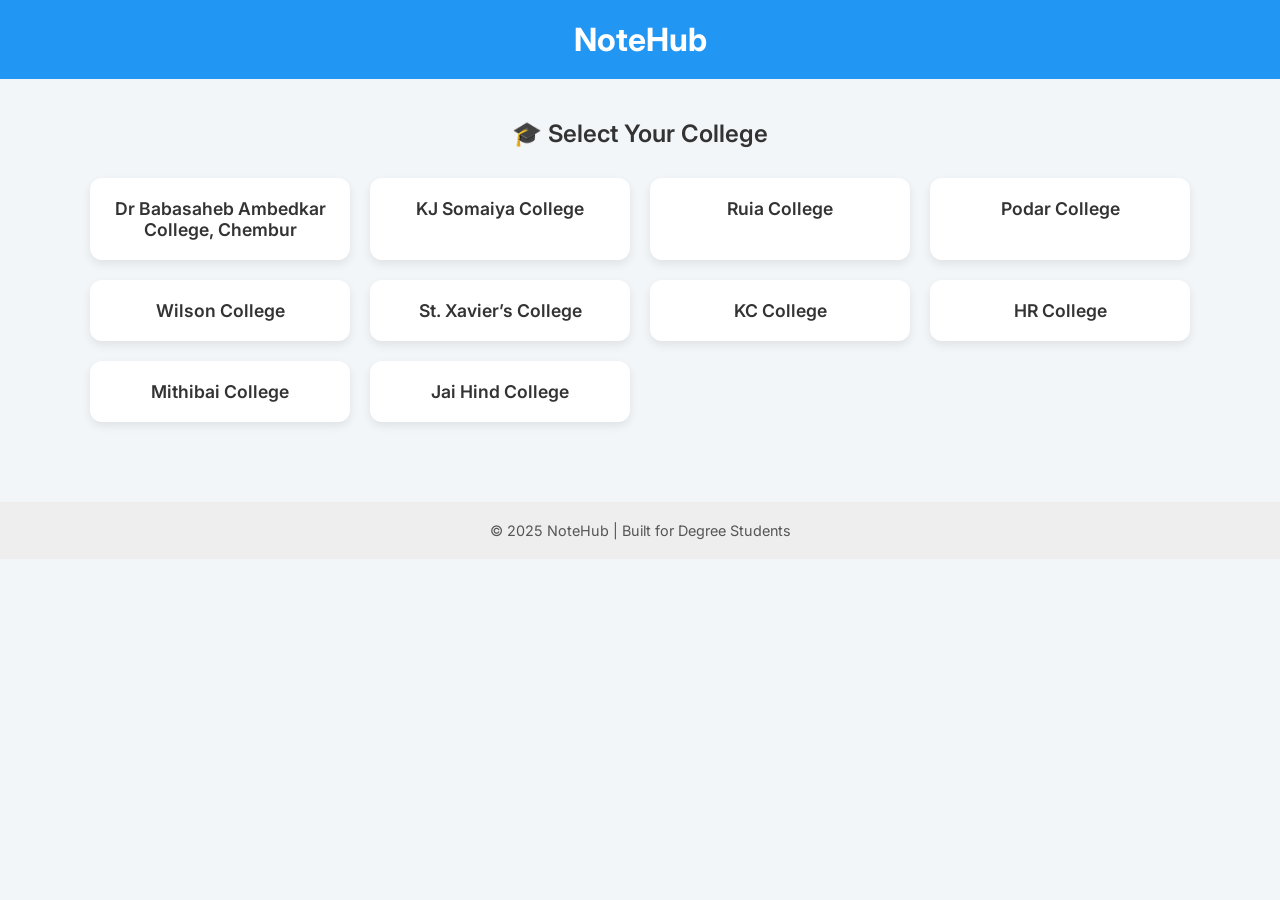
<file: select-college.html>
<!DOCTYPE html>
<html lang="en">
<head>
  <meta charset="UTF-8" />
  <meta name="viewport" content="width=device-width, initial-scale=1.0"/>
  <title>Select Your College | NoteHub</title>
  <link href="https://fonts.googleapis.com/css2?family=Inter:wght@400;600;700&display=swap" rel="stylesheet">
  <style>
    body {
      font-family: 'Inter', sans-serif;
      background-color: #f3f6f9;
      margin: 0;
      padding: 0;
    }

    header {
      background-color: #2196f3;
      color: white;
      padding: 20px;
      text-align: center;
      font-size: 2rem;
      font-weight: bold;
    }

    .container {
      padding: 40px 20px;
      max-width: 1100px;
      margin: auto;
    }

    .title {
      font-size: 1.5rem;
      margin-bottom: 30px;
      font-weight: 600;
      text-align: center;
      color: #333;
    }

    .grid {
      display: grid;
      grid-template-columns: repeat(auto-fit, minmax(250px, 1fr));
      gap: 20px;
    }

    .card {
      background-color: white;
      padding: 20px;
      border-radius: 12px;
      text-align: center;
      font-weight: 600;
      font-size: 1.1rem;
      color: #333;
      cursor: pointer;
      box-shadow: 0 4px 10px rgba(0, 0, 0, 0.08);
      transition: 0.3s;
    }

    .card:hover {
      background-color: #e3f2fd;
      transform: translateY(-3px);
    }

    footer {
      text-align: center;
      padding: 20px;
      background: #eee;
      color: #555;
      font-size: 0.9rem;
      margin-top: 40px;
    }
  </style>
</head>
<body>

  <header>NoteHub</header>

  <div class="container">
    <div class="title">🎓 Select Your College</div>
    <div class="grid">
      <div class="card" onclick="goToCourses('Dr Babasaheb Ambedkar College')">Dr Babasaheb Ambedkar College, Chembur</div>
      <div class="card" onclick="goToCourses('KJ Somaiya College')">KJ Somaiya College</div>
      <div class="card" onclick="goToCourses('Ruia College')">Ruia College</div>
      <div class="card" onclick="goToCourses('Podar College')">Podar College</div>
      <div class="card" onclick="goToCourses('Wilson College')">Wilson College</div>
      <div class="card" onclick="goToCourses('St Xavier\'s College')">St. Xavier’s College</div>
      <div class="card" onclick="goToCourses('KC College')">KC College</div>
      <div class="card" onclick="goToCourses('HR College')">HR College</div>
      <div class="card" onclick="goToCourses('Mithibai College')">Mithibai College</div>
      <div class="card" onclick="goToCourses('Jai Hind College')">Jai Hind College</div>
    </div>
  </div>

  <footer>© 2025 NoteHub | Built for Degree Students</footer>

  <script>
    function goToCourses(collegeName) {
      // In real project, store this college info and go to next step
      alert("Selected College: " + collegeName);
      window.location.href = "select-course.html"; // next page (you'll build this next)
    }
  </script>

</body>
</html>
</file>
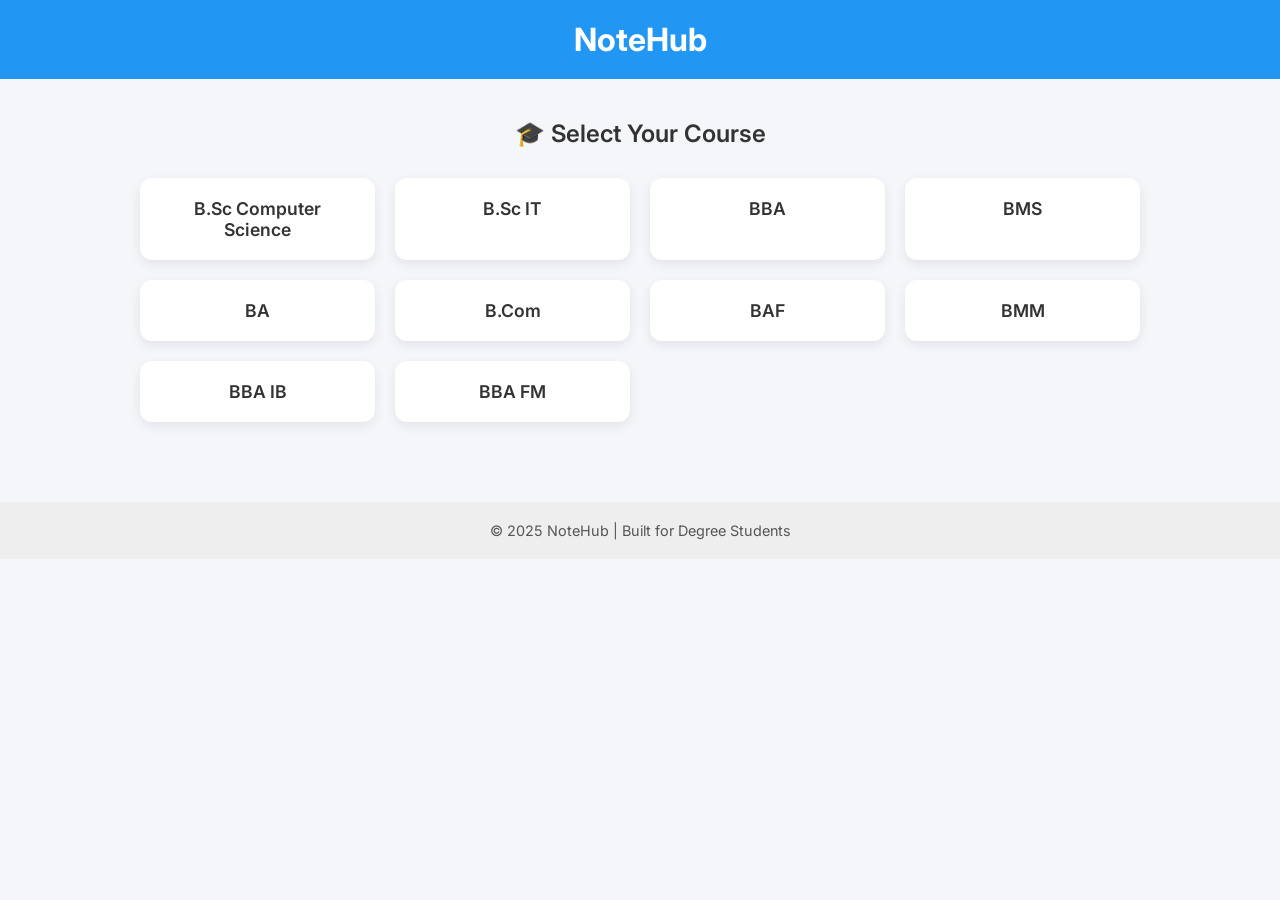
<file: select-course.html>
<!DOCTYPE html>
<html lang="en">
<head>
  <meta charset="UTF-8" />
  <meta name="viewport" content="width=device-width, initial-scale=1.0"/>
  <title>Select Your Course | NoteHub</title>
  <link href="https://fonts.googleapis.com/css2?family=Inter:wght@400;600&display=swap" rel="stylesheet">
  <style>
    body {
      font-family: 'Inter', sans-serif;
      background-color: #f4f6f9;
      margin: 0;
      padding: 0;
    }

    header {
      background-color: #2196f3;
      color: white;
      padding: 20px;
      text-align: center;
      font-size: 2rem;
      font-weight: bold;
    }

    .container {
      max-width: 1000px;
      margin: auto;
      padding: 40px 20px;
    }

    .title {
      font-size: 1.5rem;
      margin-bottom: 30px;
      font-weight: 600;
      text-align: center;
      color: #333;
    }

    .grid {
      display: grid;
      grid-template-columns: repeat(auto-fit, minmax(220px, 1fr));
      gap: 20px;
    }

    .card {
      background-color: white;
      padding: 20px;
      border-radius: 12px;
      text-align: center;
      font-weight: 600;
      font-size: 1.1rem;
      color: #333;
      cursor: pointer;
      box-shadow: 0 4px 12px rgba(0, 0, 0, 0.08);
      transition: 0.3s;
    }

    .card:hover {
      background-color: #e8f4fd;
      transform: translateY(-4px);
    }

    footer {
      text-align: center;
      padding: 20px;
      background: #eee;
      color: #555;
      font-size: 0.9rem;
      margin-top: 40px;
    }
  </style>
</head>
<body>

  <header>NoteHub</header>

  <div class="container">
    <div class="title">🎓 Select Your Course</div>
    <div class="grid">
      <div class="card" onclick="goToSemester('B.Sc Computer Science')">B.Sc Computer Science</div>
      <div class="card" onclick="goToSemester('B.Sc IT')">B.Sc IT</div>
      <div class="card" onclick="goToSemester('BBA')">BBA</div>
      <div class="card" onclick="goToSemester('BMS')">BMS</div>
      <div class="card" onclick="goToSemester('BA')">BA</div>
      <div class="card" onclick="goToSemester('B.Com')">B.Com</div>
      <div class="card" onclick="goToSemester('BAF')">BAF</div>
      <div class="card" onclick="goToSemester('BMM')">BMM</div>
      <div class="card" onclick="goToSemester('BBA IB')">BBA IB</div>
      <div class="card" onclick="goToSemester('BBA FM')">BBA FM</div>
    </div>
  </div>

  <footer>© 2025 NoteHub | Built for Degree Students</footer>

  <script>
    function goToSemester(course) {
      alert("Selected Course: " + course);
      window.location.href = "select-semester.html"; // Next page
    }
  </script>

</body>
</html>
</file>
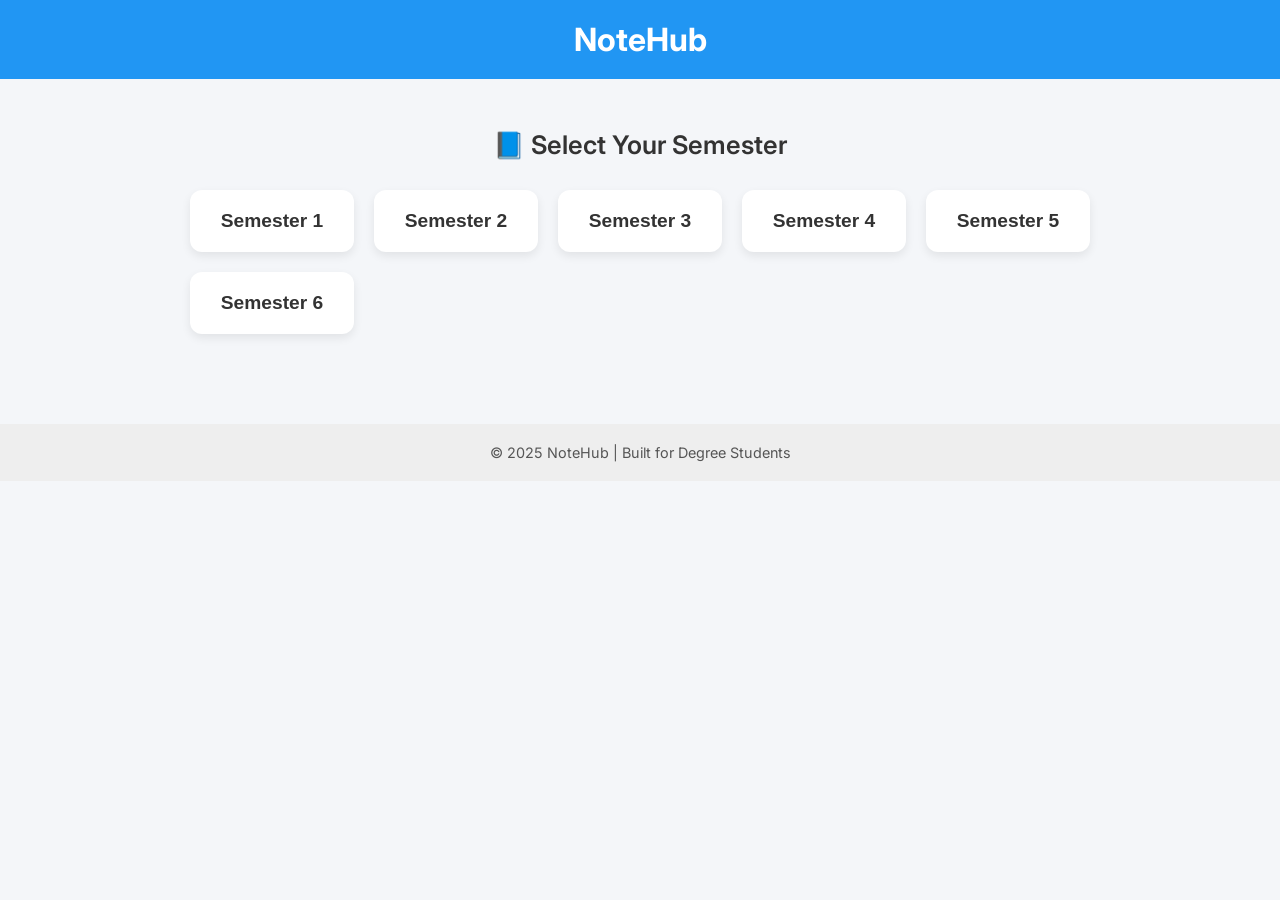
<file: select-semester.html>
<!DOCTYPE html>
<html lang="en">
<head>
  <meta charset="UTF-8" />
  <meta name="viewport" content="width=device-width, initial-scale=1.0"/>
  <title>Select Semester | NoteHub</title>
  <link href="https://fonts.googleapis.com/css2?family=Inter:wght@500;600&display=swap" rel="stylesheet">
  <style>
    body {
      font-family: 'Inter', sans-serif;
      background-color: #f4f6f9;
      margin: 0;
      padding: 0;
    }

    header {
      background-color: #2196f3;
      color: white;
      padding: 20px;
      text-align: center;
      font-size: 2rem;
      font-weight: bold;
    }

    .container {
      max-width: 900px;
      margin: auto;
      padding: 50px 20px;
    }

    .title {
      font-size: 1.6rem;
      font-weight: 600;
      text-align: center;
      color: #333;
      margin-bottom: 30px;
    }

    .sem-grid {
      display: grid;
      grid-template-columns: repeat(auto-fit, minmax(150px, 1fr));
      gap: 20px;
    }

    .sem-btn {
      padding: 20px;
      background-color: white;
      border: none;
      border-radius: 12px;
      font-size: 1.2rem;
      font-weight: 600;
      color: #333;
      cursor: pointer;
      box-shadow: 0 4px 10px rgba(0, 0, 0, 0.08);
      transition: all 0.3s ease;
    }

    .sem-btn:hover {
      background-color: #dbeeff;
      transform: translateY(-3px);
    }

    footer {
      text-align: center;
      padding: 20px;
      background: #eee;
      color: #555;
      font-size: 0.9rem;
      margin-top: 40px;
    }
  </style>
</head>
<body>

  <header>NoteHub</header>

  <div class="container">
    <div class="title">📘 Select Your Semester</div>
    <div class="sem-grid">
      <button class="sem-btn" onclick="goToNotes(1)">Semester 1</button>
      <button class="sem-btn" onclick="goToNotes(2)">Semester 2</button>
      <button class="sem-btn" onclick="goToNotes(3)">Semester 3</button>
      <button class="sem-btn" onclick="goToNotes(4)">Semester 4</button>
      <button class="sem-btn" onclick="goToNotes(5)">Semester 5</button>
      <button class="sem-btn" onclick="goToNotes(6)">Semester 6</button>
    </div>
  </div>

  <footer>© 2025 NoteHub | Built for Degree Students</footer>

  <script>
    function goToNotes(sem) {
      alert("Selected Semester: " + sem);
      window.location.href = "notes.html"; // This will be the final notes page
    }
  </script>

</body>
</html>
</file>
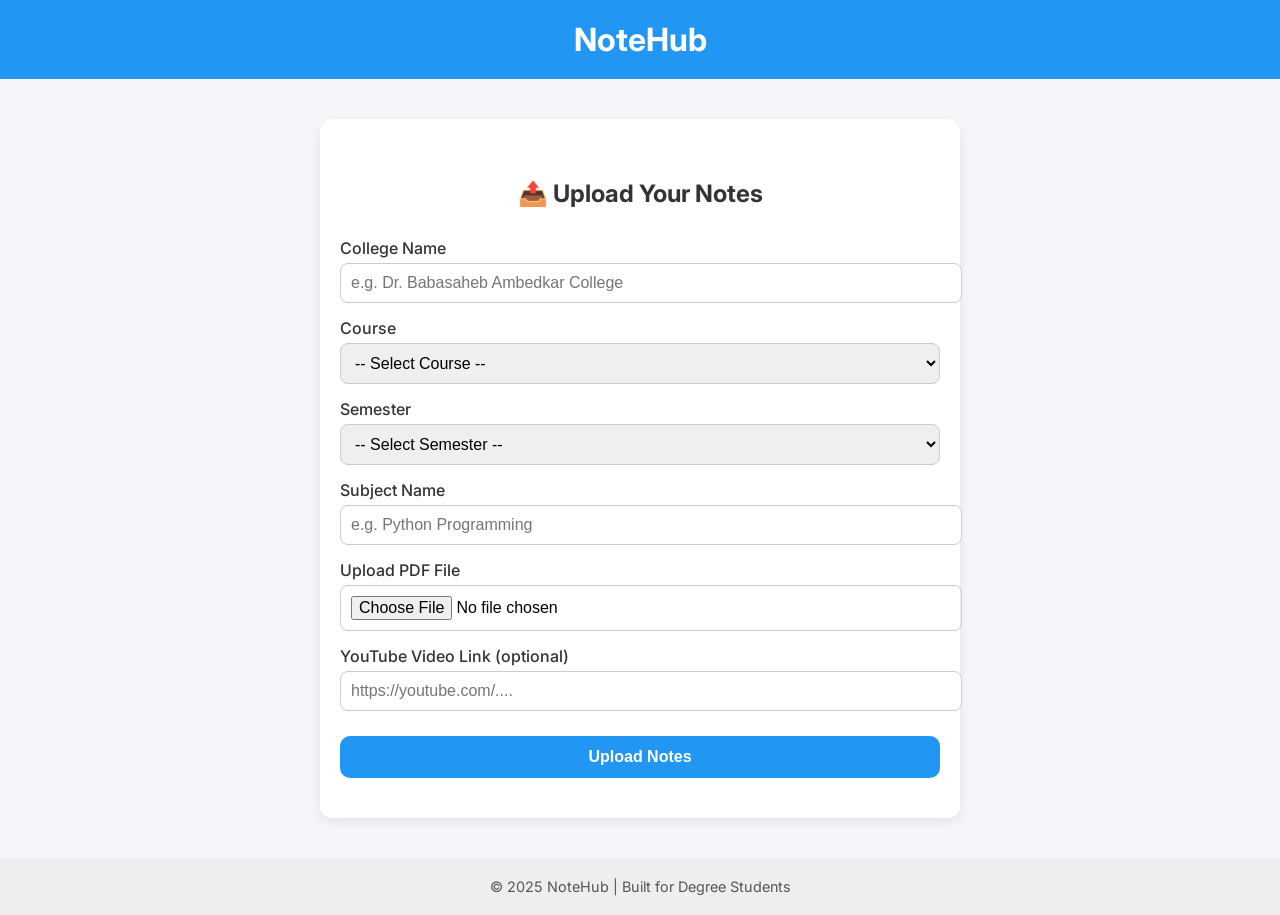
<file: upload.html>
<!DOCTYPE html>
<html lang="en">
<head>
  <meta charset="UTF-8">
  <meta name="viewport" content="width=device-width, initial-scale=1">
  <title>Upload Notes | NoteHub</title>
  <link href="https://fonts.googleapis.com/css2?family=Inter:wght@500;600&display=swap" rel="stylesheet">
  <style>
    body {
      font-family: 'Inter', sans-serif;
      background-color: #f4f6f9;
      margin: 0;
    }

    header {
      background-color: #2196f3;
      color: white;
      padding: 20px;
      font-size: 2rem;
      text-align: center;
      font-weight: bold;
    }

    .container {
      max-width: 600px;
      margin: auto;
      padding: 40px 20px;
      background-color: white;
      border-radius: 12px;
      margin-top: 40px;
      box-shadow: 0 4px 12px rgba(0, 0, 0, 0.08);
    }

    h2 {
      text-align: center;
      margin-bottom: 30px;
      color: #333;
    }

    label {
      display: block;
      margin-top: 15px;
      font-weight: 500;
      color: #333;
    }

    input[type="text"], input[type="url"], select, input[type="file"] {
      width: 100%;
      padding: 10px;
      margin-top: 5px;
      border-radius: 8px;
      border: 1px solid #ccc;
      font-size: 1rem;
    }

    button {
      margin-top: 25px;
      padding: 12px 20px;
      width: 100%;
      background-color: #2196f3;
      color: white;
      border: none;
      border-radius: 10px;
      font-size: 1rem;
      font-weight: 600;
      cursor: pointer;
      transition: 0.3s;
    }

    button:hover {
      background-color: #1976d2;
    }

    footer {
      text-align: center;
      padding: 20px;
      background: #eee;
      color: #555;
      font-size: 0.9rem;
      margin-top: 40px;
    }
  </style>
</head>
<body>

  <header>NoteHub</header>

  <div class="container">
    <h2>📤 Upload Your Notes</h2>
    <form action="/upload" method="POST" enctype="multipart/form-data">
      <label for="college">College Name</label>
      <input type="text" id="college" name="college" placeholder="e.g. Dr. Babasaheb Ambedkar College" required>

      <label for="course">Course</label>
      <select id="course" name="course" required>
        <option value="">-- Select Course --</option>
        <option value="B.Sc CS">B.Sc CS</option>
        <option value="B.Sc IT">B.Sc IT</option>
        <option value="BBA">BBA</option>
        <option value="BMS">BMS</option>
        <!-- Add more if needed -->
      </select>

      <label for="semester">Semester</label>
      <select id="semester" name="semester" required>
        <option value="">-- Select Semester --</option>
        <option value="1">Semester 1</option>
        <option value="2">Semester 2</option>
        <option value="3">Semester 3</option>
        <option value="4">Semester 4</option>
        <option value="5">Semester 5</option>
        <option value="6">Semester 6</option>
      </select>

      <label for="subject">Subject Name</label>
      <input type="text" id="subject" name="subject" placeholder="e.g. Python Programming" required>

      <label for="pdf">Upload PDF File</label>
      <input type="file" id="pdf" name="pdf" accept="application/pdf" required>

      <label for="youtube">YouTube Video Link (optional)</label>
      <input type="url" id="youtube" name="youtube" placeholder="https://youtube.com/....">

      <button type="submit">Upload Notes</button>
    </form>
  </div>

  <footer>© 2025 NoteHub | Built for Degree Students</footer>

</body>
</html>
</file>
<file: css/style.css>
body {
  font-family: 'Segoe UI', sans-serif;
  background-color: #f9f9f9;
  color: #333;
  padding: 0;
  margin: 0;
}

.main-header {
  background-color: #2c3e50;
  color: #fff;
  padding: 2rem;
  text-align: center;
}

.container {
  max-width: 900px;
  margin: 2rem auto;
  padding: 1rem;
}

.tagline {
  font-size: 1.1rem;
  color: #ccc;
}

.intro h2 {
  margin-bottom: 1rem;
}

.btn-group {
  margin-top: 1.5rem;
}

.btn {
  padding: 0.8rem 1.5rem;
  margin-right: 1rem;
  text-decoration: none;
  background-color: #3498db;
  color: white;
  border-radius: 8px;
  transition: 0.2s ease;
}

.btn.secondary {
  background-color: #2ecc71;
}

.btn:hover {
  opacity: 0.9;
}

.features ul {
  margin-top: 1rem;
  list-style: none;
  padding-left: 0;
}

.features li {
  margin: 0.5rem 0;
  padding-left: 1.5rem;
  position: relative;
}

.features li::before {
  content: "✔";
  position: absolute;
  left: 0;
  color: #2ecc71;
}
.card-grid {
  display: grid;
  grid-template-columns: repeat(auto-fit, minmax(160px, 1fr));
  gap: 1rem;
  margin-top: 2rem;
}

.card {
  padding: 1.5rem;
  background-color: white;
  border-radius: 12px;
  box-shadow: 0 2px 5px rgba(0,0,0,0.1);
  text-align: center;
  font-weight: bold;
  text-decoration: none;
  color: #2c3e50;
  transition: transform 0.2s ease;
}

.card:hover {
  transform: translateY(-5px);
  background-color: #ecf0f1;
}
.notes-list {
  display: flex;
  flex-direction: column;
  gap: 2rem;
  margin-top: 2rem;
}

.note-card {
  background: #fff;
  border-radius: 12px;
  padding: 1.5rem;
  box-shadow: 0 3px 6px rgba(0,0,0,0.1);
}

.note-card h3 {
  margin-bottom: 0.5rem;
  color: #2c3e50;
}

.note-card p {
  margin-bottom: 1rem;
}

.video-container {
  margin-top: 1rem;
}
.form-box {
  background: #fff;
  padding: 2rem;
  border-radius: 12px;
  box-shadow: 0 3px 6px rgba(0,0,0,0.1);
  display: flex;
  flex-direction: column;
  gap: 1rem;
}

input[type="text"],
input[type="url"],
input[type="file"],
textarea,
select {
  padding: 0.6rem;
  font-size: 1rem;
  border: 1px solid #ccc;
  border-radius: 8px;
  width: 100%;
}

textarea {
  resize: vertical;
}

button.btn {
  padding: 0.8rem 1.5rem;
  background-color: #3498db;
  color: white;
  border: none;
  border-radius: 8px;
  font-weight: bold;
  cursor: pointer;
  transition: background 0.2s ease;
}

button.btn:hover {
  background-color: #2980b9;
}
</file>
